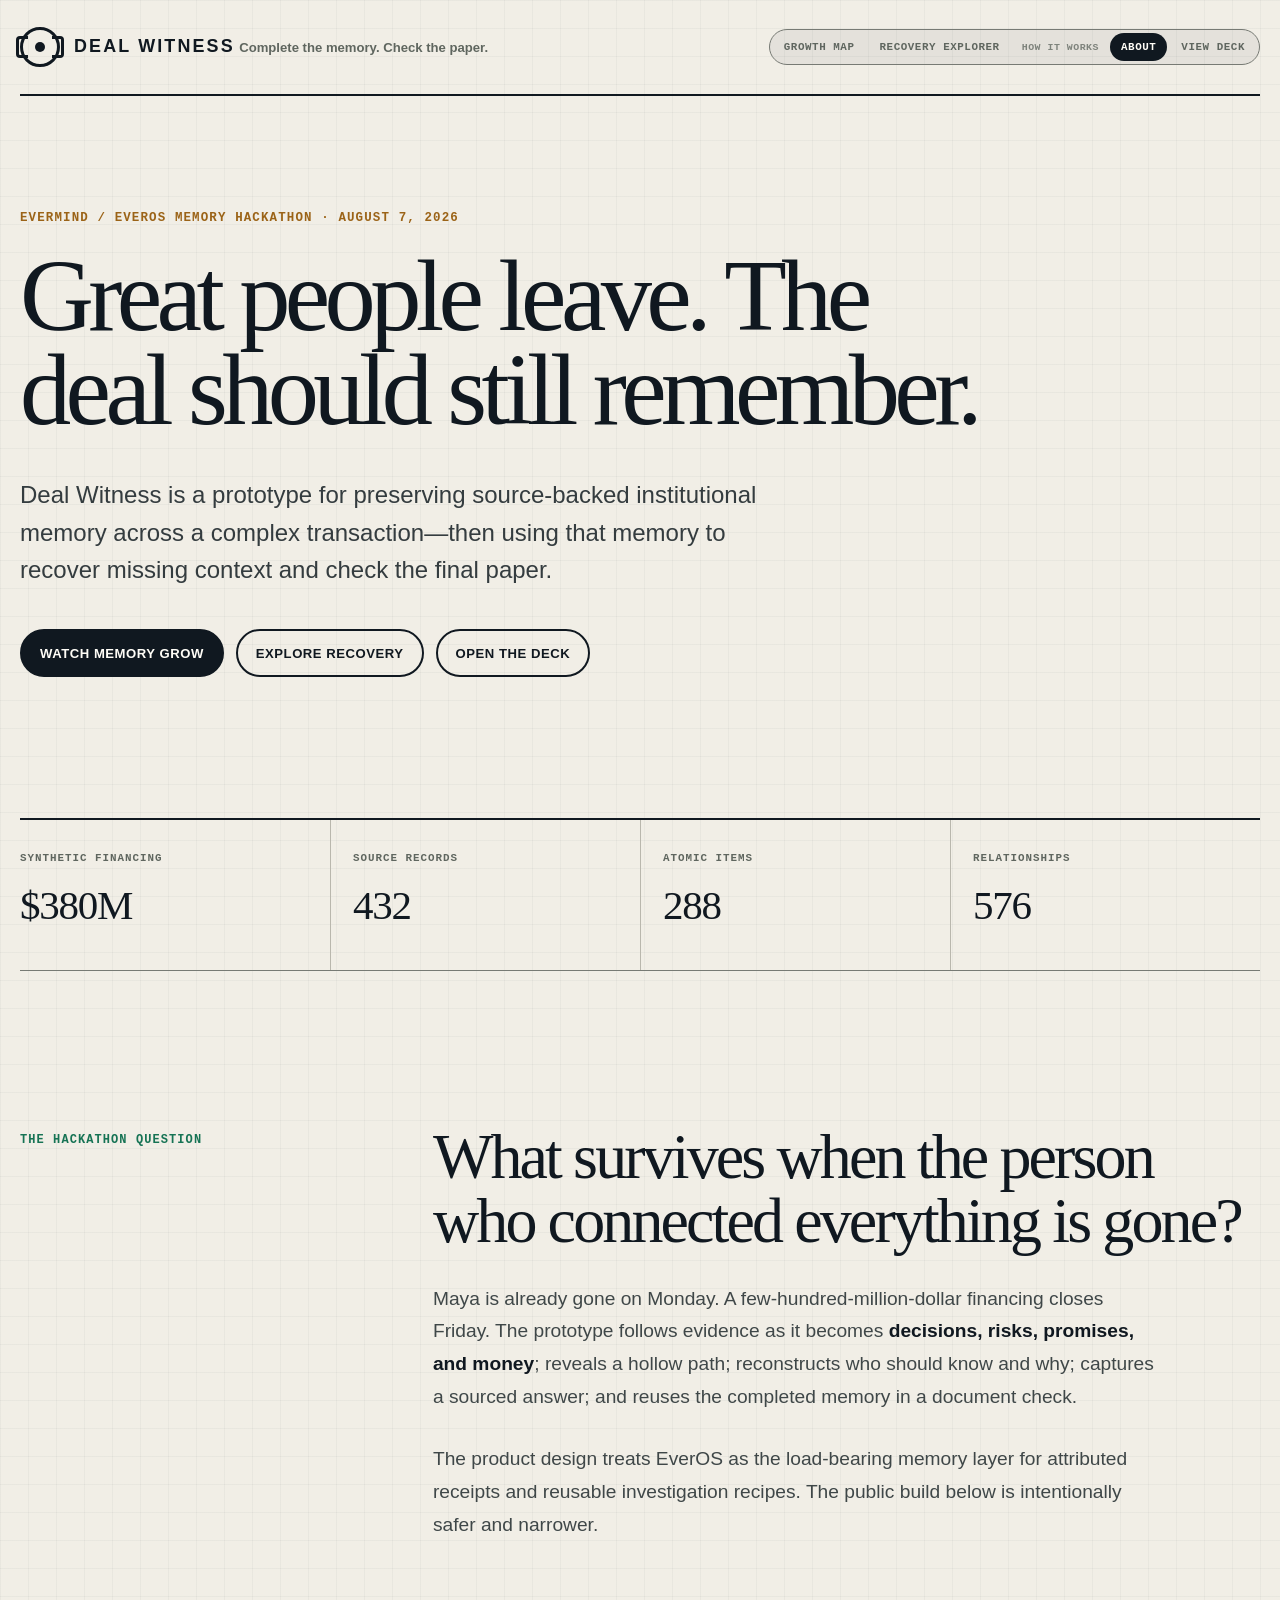
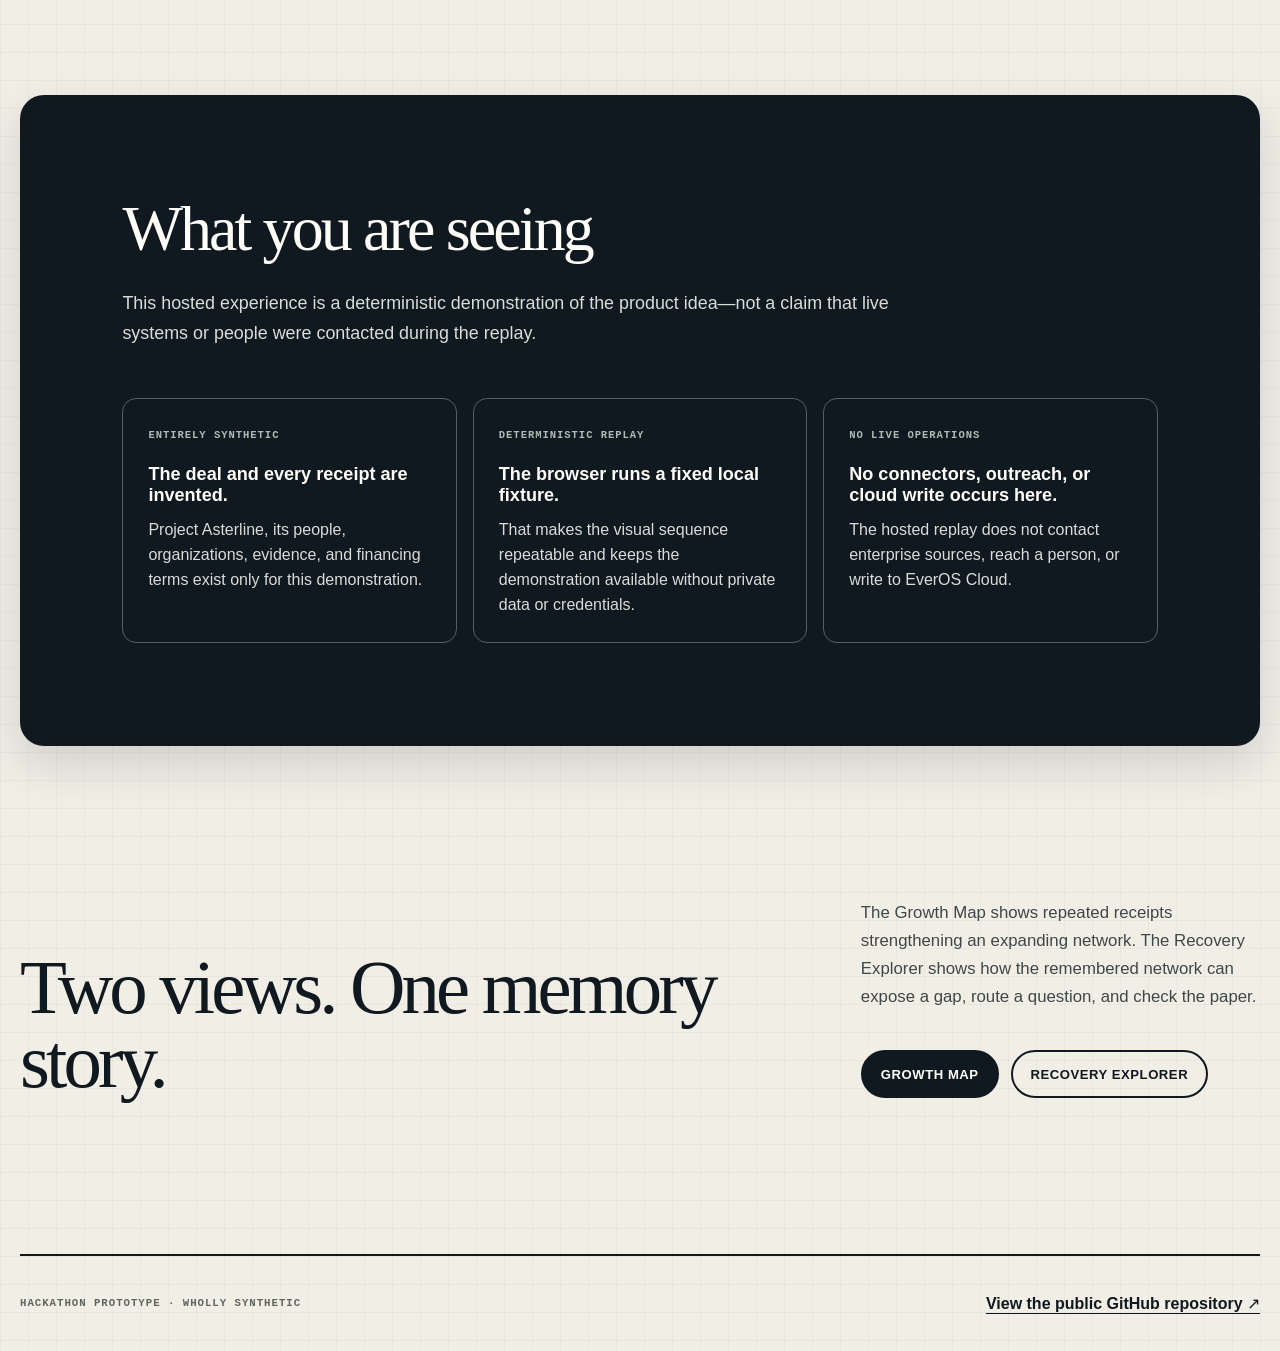
<file: frontend/about.html>
<!doctype html>
<html lang="en">
  <head>
    <meta charset="utf-8">
    <meta name="viewport" content="width=device-width, initial-scale=1">
    <meta name="description" content="About Deal Witness, an EverMind and EverOS memory-hackathon prototype built on August 7, 2026.">
    <meta name="theme-color" content="#f1eee6">
    <link rel="icon" href="data:,">
    <title>About the build · Deal Witness</title>
    <style>
      :root {
        --canvas: #f1eee6;
        --paper: #fffdf7;
        --ink: #101820;
        --muted: #5f665f;
        --rule: #b9b7ad;
        --rule-dark: #777a74;
        --navy: #17324a;
        --green: #167354;
        --amber: #9b6317;
        color-scheme: light;
        font-family: Inter, ui-sans-serif, -apple-system, BlinkMacSystemFont, "Segoe UI", sans-serif;
        font-synthesis: none;
      }

      * {
        box-sizing: border-box;
      }

      html {
        min-width: 320px;
        scroll-behavior: smooth;
      }

      body {
        min-width: 320px;
        min-height: 100vh;
        margin: 0;
        color: var(--ink);
        background:
          linear-gradient(rgba(16, 24, 32, 0.035) 1px, transparent 1px),
          linear-gradient(90deg, rgba(16, 24, 32, 0.035) 1px, transparent 1px),
          var(--canvas);
        background-size: 28px 28px;
      }

      a:focus-visible {
        outline: 4px solid #226ca2;
        outline-offset: 3px;
      }

      .skip-link {
        position: fixed;
        top: 12px;
        left: 12px;
        z-index: 10;
        padding: 11px 15px;
        color: var(--paper);
        background: var(--ink);
        border-radius: 8px;
        transform: translateY(-160%);
      }

      .skip-link:focus {
        transform: translateY(0);
      }

      .shell {
        width: min(1280px, calc(100% - 40px));
        margin: 0 auto;
      }

      .topbar {
        display: flex;
        align-items: center;
        justify-content: space-between;
        gap: 24px;
        min-height: 96px;
        border-bottom: 2px solid var(--ink);
      }

      .brand-lockup {
        display: flex;
        align-items: center;
        gap: 14px;
        min-width: 0;
        color: inherit;
        text-decoration: none;
      }

      .witness-mark {
        position: relative;
        display: grid;
        flex: 0 0 40px;
        width: 40px;
        height: 40px;
        place-items: center;
        border: 3px solid var(--ink);
        border-radius: 50%;
      }

      .witness-mark::before,
      .witness-mark::after {
        position: absolute;
        top: 50%;
        width: 9px;
        height: 16px;
        content: "";
        border-top: 3px solid var(--ink);
        border-bottom: 3px solid var(--ink);
        transform: translateY(-50%);
      }

      .witness-mark::before {
        left: -7px;
        border-left: 3px solid var(--ink);
        border-radius: 4px 0 0 4px;
      }

      .witness-mark::after {
        right: -7px;
        border-right: 3px solid var(--ink);
        border-radius: 0 4px 4px 0;
      }

      .witness-mark span {
        width: 10px;
        height: 10px;
        background: var(--ink);
        border-radius: 50%;
      }

      .brand-name,
      .brand-tagline {
        margin: 0;
      }

      .brand-name {
        font-size: 1.12rem;
        font-weight: 900;
        letter-spacing: 0.12em;
        line-height: 1;
        text-transform: uppercase;
      }

      .brand-tagline {
        margin-top: 5px;
        color: var(--muted);
        font-size: 0.82rem;
        font-weight: 650;
      }

      .view-switcher {
        display: flex;
        align-items: center;
        gap: 3px;
        padding: 3px;
        background: rgba(16, 24, 32, 0.06);
        border: 1px solid var(--rule-dark);
        border-radius: 999px;
        white-space: nowrap;
      }

      .view-switcher a {
        padding: 8px 11px;
        color: var(--muted);
        border-radius: 999px;
        font-family: ui-monospace, SFMono-Regular, Menlo, Monaco, Consolas, monospace;
        font-size: 0.68rem;
        font-weight: 900;
        letter-spacing: 0.05em;
        text-decoration: none;
        text-transform: uppercase;
      }

      .view-switcher a:hover,
      .view-switcher a:focus-visible {
        color: var(--ink);
      }

      .view-switcher a[aria-current="page"] {
        color: var(--paper);
        background: var(--ink);
      }

      .view-switcher .project-link {
        padding-inline: 8px;
        font-size: 0.62rem;
        opacity: 0.76;
      }

      .view-switcher .project-link:hover,
      .view-switcher .project-link:focus-visible {
        opacity: 1;
      }

      main {
        padding: clamp(70px, 9vw, 138px) 0 96px;
      }

      .eyebrow,
      .section-label,
      .stat span,
      .boundary-card span,
      .footer-note {
        font-family: ui-monospace, SFMono-Regular, Menlo, Monaco, Consolas, monospace;
        font-weight: 850;
        letter-spacing: 0.09em;
        text-transform: uppercase;
      }

      .eyebrow {
        margin: 0 0 24px;
        color: var(--amber);
        font-size: 0.78rem;
      }

      h1 {
        max-width: 980px;
        margin: 0;
        font-family: Georgia, "Times New Roman", serif;
        font-size: clamp(3.25rem, 8vw, 7.7rem);
        font-weight: 500;
        letter-spacing: -0.055em;
        line-height: 0.92;
      }

      .lede {
        max-width: 790px;
        margin: 38px 0 0;
        color: #343c3f;
        font-size: clamp(1.08rem, 2vw, 1.5rem);
        line-height: 1.58;
      }

      .actions {
        display: flex;
        flex-wrap: wrap;
        gap: 12px;
        margin-top: 40px;
      }

      .button {
        display: inline-flex;
        min-height: 48px;
        align-items: center;
        justify-content: center;
        padding: 12px 18px;
        color: var(--paper);
        background: var(--ink);
        border: 2px solid var(--ink);
        border-radius: 999px;
        font-size: 0.82rem;
        font-weight: 850;
        letter-spacing: 0.04em;
        text-decoration: none;
        text-transform: uppercase;
      }

      .button.secondary {
        color: var(--ink);
        background: transparent;
      }

      .button:hover {
        color: var(--ink);
        background: var(--paper);
      }

      .button.secondary:hover {
        color: var(--paper);
        background: var(--ink);
      }

      .stats {
        display: grid;
        grid-template-columns: repeat(4, minmax(0, 1fr));
        margin-top: clamp(80px, 11vw, 150px);
        border-top: 2px solid var(--ink);
        border-bottom: 1px solid var(--rule-dark);
      }

      .stat {
        min-height: 150px;
        padding: 27px 22px 24px 0;
      }

      .stat + .stat {
        padding-left: 22px;
        border-left: 1px solid var(--rule);
      }

      .stat strong {
        display: block;
        margin-top: 16px;
        font-family: Georgia, "Times New Roman", serif;
        font-size: clamp(1.75rem, 3.2vw, 3.1rem);
        font-weight: 500;
        letter-spacing: -0.03em;
      }

      .stat span {
        color: var(--muted);
        font-size: 0.68rem;
      }

      .story {
        display: grid;
        grid-template-columns: minmax(220px, 0.36fr) minmax(0, 1fr);
        gap: clamp(50px, 9vw, 140px);
        padding: clamp(88px, 12vw, 170px) 0;
      }

      .section-label {
        margin: 8px 0 0;
        color: var(--green);
        font-size: 0.75rem;
      }

      .story-copy h2,
      .boundary h2 {
        margin: 0;
        font-family: Georgia, "Times New Roman", serif;
        font-size: clamp(2.2rem, 5vw, 4.8rem);
        font-weight: 500;
        letter-spacing: -0.045em;
        line-height: 1;
      }

      .story-copy p {
        max-width: 730px;
        margin: 30px 0 0;
        color: #3f4748;
        font-size: clamp(1rem, 1.5vw, 1.22rem);
        line-height: 1.7;
      }

      .story-copy strong {
        color: var(--ink);
      }

      .boundary {
        padding: clamp(65px, 8vw, 110px);
        background: var(--ink);
        border-radius: 24px;
        color: var(--paper);
        box-shadow: 0 18px 45px rgba(16, 24, 32, 0.14);
      }

      .boundary > p {
        max-width: 780px;
        margin: 28px 0 0;
        color: #d8ddd8;
        font-size: 1.12rem;
        line-height: 1.65;
      }

      .boundary-grid {
        display: grid;
        grid-template-columns: repeat(3, minmax(0, 1fr));
        gap: 16px;
        margin-top: 50px;
      }

      .boundary-card {
        min-height: 200px;
        padding: 25px;
        border: 1px solid rgba(255, 253, 247, 0.3);
        border-radius: 14px;
      }

      .boundary-card span {
        color: #aebbb5;
        font-size: 0.66rem;
      }

      .boundary-card h3 {
        margin: 22px 0 0;
        font-size: 1.13rem;
      }

      .boundary-card p {
        margin: 12px 0 0;
        color: #d8ddd8;
        line-height: 1.55;
      }

      .explore {
        display: grid;
        grid-template-columns: minmax(0, 1fr) minmax(260px, 0.55fr);
        gap: clamp(40px, 9vw, 130px);
        align-items: end;
        padding: clamp(100px, 12vw, 170px) 0 60px;
      }

      .explore h2 {
        margin: 0;
        font-family: Georgia, "Times New Roman", serif;
        font-size: clamp(2.6rem, 6vw, 6.2rem);
        font-weight: 500;
        letter-spacing: -0.05em;
        line-height: 0.96;
      }

      .explore-copy p {
        margin: 0 0 26px;
        color: #3f4748;
        font-size: 1.05rem;
        line-height: 1.65;
      }

      footer {
        display: flex;
        align-items: center;
        justify-content: space-between;
        gap: 24px;
        min-height: 96px;
        border-top: 2px solid var(--ink);
      }

      footer a {
        color: var(--ink);
        font-weight: 750;
        text-underline-offset: 4px;
      }

      .footer-note {
        margin: 0;
        color: var(--muted);
        font-size: 0.67rem;
      }

      @media (max-width: 850px) {
        .topbar {
          align-items: flex-start;
          flex-direction: column;
          padding: 22px 0;
        }

        .view-switcher {
          max-width: 100%;
          overflow-x: auto;
        }

        .stats,
        .boundary-grid {
          grid-template-columns: repeat(2, minmax(0, 1fr));
        }

        .stat:nth-child(3) {
          padding-left: 0;
          border-left: 0;
          border-top: 1px solid var(--rule);
        }

        .stat:nth-child(4) {
          border-top: 1px solid var(--rule);
        }

        .story,
        .explore {
          grid-template-columns: 1fr;
        }

        .boundary {
          padding: 55px 30px;
        }
      }

      @media (max-width: 560px) {
        .shell {
          width: min(100% - 24px, 1280px);
        }

        .view-switcher {
          width: 100%;
          gap: 1px;
          justify-content: flex-start;
          overflow-x: auto;
          scrollbar-width: thin;
        }

        .view-switcher a {
          padding: 7px 6px;
          font-size: 0.58rem;
          letter-spacing: 0.02em;
        }

        h1 {
          font-size: clamp(3rem, 17vw, 5rem);
        }

        .stats,
        .boundary-grid {
          grid-template-columns: 1fr;
        }

        .stat,
        .stat + .stat,
        .stat:nth-child(3) {
          min-height: 120px;
          padding: 24px 0;
          border-top: 1px solid var(--rule);
          border-left: 0;
        }

        .stats .stat:first-child {
          border-top: 0;
        }

        footer {
          align-items: flex-start;
          flex-direction: column;
          justify-content: center;
          padding: 28px 0;
        }
      }
    </style>
  </head>
  <body>
    <a class="skip-link" href="#content">Skip to the story</a>

    <header class="shell topbar">
      <a class="brand-lockup" href="./" aria-label="Deal Witness growth map">
        <span class="witness-mark" aria-hidden="true"><span></span></span>
        <span>
          <span class="brand-name">Deal Witness</span>
          <span class="brand-tagline">Complete the memory. Check the paper.</span>
        </span>
      </a>

      <nav class="view-switcher" aria-label="Choose Deal Witness view">
        <a href="./">Growth map</a>
        <a href="./explorer.html">Recovery explorer</a>
        <a class="project-link" href="./guide.html">How it works</a>
        <a href="./about.html" aria-current="page">About</a>
        <a href="./assets/deal-witness-hackathon-deck.pdf" target="_blank" rel="noopener">View deck</a>
      </nav>
    </header>

    <main class="shell" id="content">
      <section aria-labelledby="page-title">
        <p class="eyebrow">EverMind / EverOS memory hackathon · August 7, 2026</p>
        <h1 id="page-title">Great people leave. The deal should still remember.</h1>
        <p class="lede">
          Deal Witness is a prototype for preserving source-backed institutional memory across a complex transaction—then using that memory to recover missing context and check the final paper.
        </p>
        <div class="actions" aria-label="Explore Deal Witness">
          <a class="button" href="./">Watch memory grow</a>
          <a class="button secondary" href="./explorer.html">Explore recovery</a>
          <a class="button secondary" href="./assets/deal-witness-hackathon-deck.pdf" target="_blank" rel="noopener">Open the deck</a>
        </div>
      </section>

      <section class="stats" aria-label="Synthetic demonstration scale">
        <div class="stat"><span>Synthetic financing</span><strong>$380M</strong></div>
        <div class="stat"><span>Source records</span><strong>432</strong></div>
        <div class="stat"><span>Atomic items</span><strong>288</strong></div>
        <div class="stat"><span>Relationships</span><strong>576</strong></div>
      </section>

      <section class="story" aria-labelledby="build-story">
        <p class="section-label">The hackathon question</p>
        <div class="story-copy">
          <h2 id="build-story">What survives when the person who connected everything is gone?</h2>
          <p>
            Maya is already gone on Monday. A few-hundred-million-dollar financing closes Friday. The prototype follows evidence as it becomes <strong>decisions, risks, promises, and money</strong>; reveals a hollow path; reconstructs who should know and why; captures a sourced answer; and reuses the completed memory in a document check.
          </p>
          <p>
            The product design treats EverOS as the load-bearing memory layer for attributed receipts and reusable investigation recipes. The public build below is intentionally safer and narrower.
          </p>
        </div>
      </section>

      <section class="boundary" aria-labelledby="boundary-title">
        <h2 id="boundary-title">What you are seeing</h2>
        <p>
          This hosted experience is a deterministic demonstration of the product idea—not a claim that live systems or people were contacted during the replay.
        </p>
        <div class="boundary-grid">
          <article class="boundary-card">
            <span>Entirely synthetic</span>
            <h3>The deal and every receipt are invented.</h3>
            <p>Project Asterline, its people, organizations, evidence, and financing terms exist only for this demonstration.</p>
          </article>
          <article class="boundary-card">
            <span>Deterministic replay</span>
            <h3>The browser runs a fixed local fixture.</h3>
            <p>That makes the visual sequence repeatable and keeps the demonstration available without private data or credentials.</p>
          </article>
          <article class="boundary-card">
            <span>No live operations</span>
            <h3>No connectors, outreach, or cloud write occurs here.</h3>
            <p>The hosted replay does not contact enterprise sources, reach a person, or write to EverOS Cloud.</p>
          </article>
        </div>
      </section>

      <section class="explore" aria-labelledby="explore-title">
        <h2 id="explore-title">Two views. One memory story.</h2>
        <div class="explore-copy">
          <p>The Growth Map shows repeated receipts strengthening an expanding network. The Recovery Explorer shows how the remembered network can expose a gap, route a question, and check the paper.</p>
          <div class="actions">
            <a class="button" href="./">Growth map</a>
            <a class="button secondary" href="./explorer.html">Recovery explorer</a>
          </div>
        </div>
      </section>
    </main>

    <footer class="shell">
      <p class="footer-note">Hackathon prototype · Wholly synthetic</p>
      <a href="https://github.com/jymiller/deal-witness" target="_blank" rel="noreferrer">View the public GitHub repository ↗</a>
    </footer>
  </body>
</html>
</file>
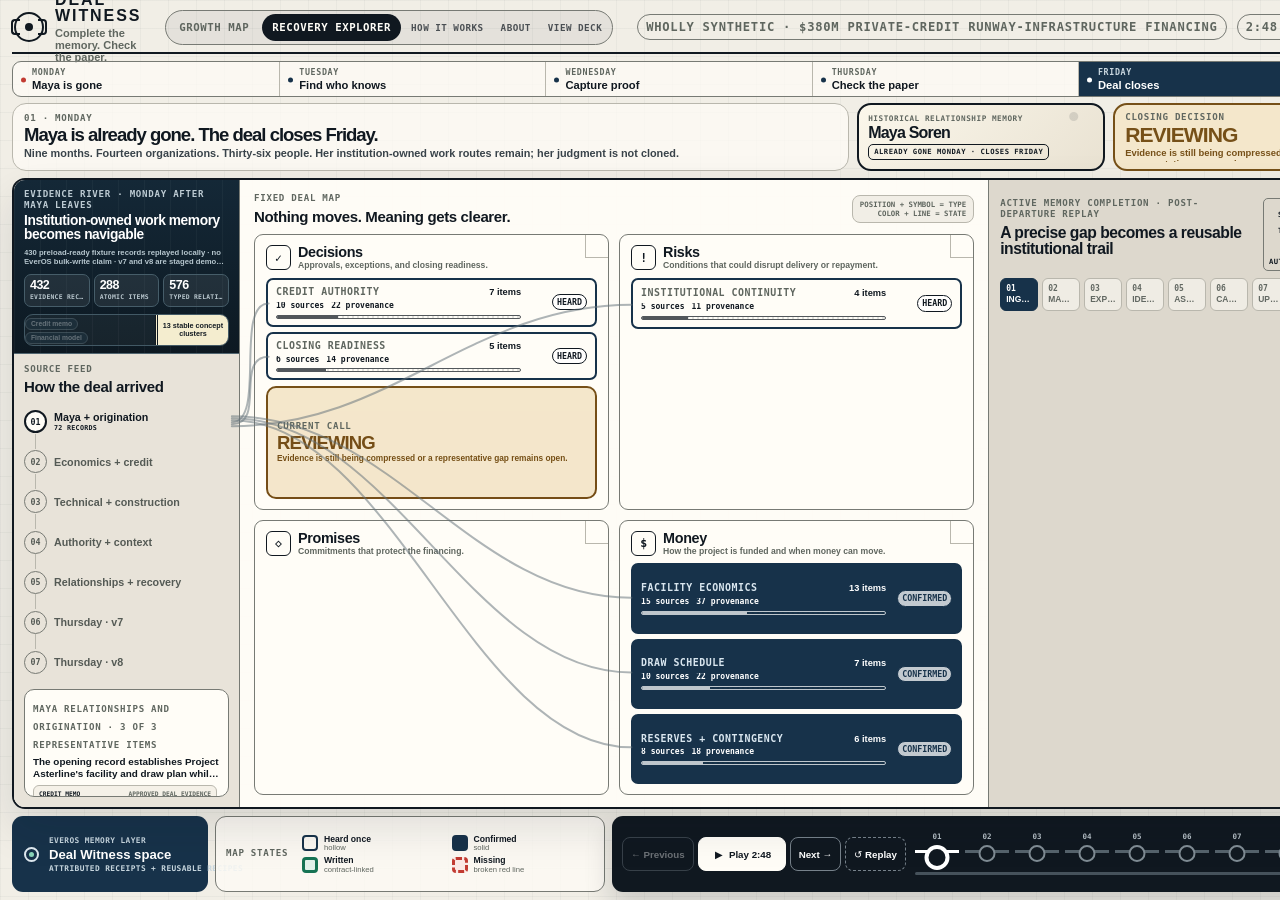
<file: frontend/explorer.html>
<!doctype html>
<html lang="en" data-fixture-url="./fixtures/deal-witness.json">
  <head>
    <meta charset="utf-8">
    <meta name="viewport" content="width=device-width, initial-scale=1">
    <meta name="description" content="Loading the local Deal Witness fixture.">
    <meta name="theme-color" content="#f1eee6">
    <link rel="icon" href="data:,">
    <title>Deal Witness · Loading local fixture</title>
    <link rel="stylesheet" href="./styles.css">
    <style>
      .view-switcher .project-link {
        padding-inline: 7px;
        color: var(--ink);
        font-size: 0.58rem;
        opacity: 0.72;
      }

      .view-switcher .project-link:hover,
      .view-switcher .project-link:focus-visible {
        opacity: 1;
      }

      @media (max-width: 560px) {
        .view-switcher {
          width: 100%;
          max-width: 100%;
          overflow-x: auto;
          scrollbar-width: thin;
        }
      }
    </style>
    <script src="./app.js" defer></script>
  </head>
  <body>
    <a class="skip-link" href="#deal-map">Skip to the deal map</a>

    <main class="app-shell" id="app" aria-busy="true">
      <header class="topbar">
        <div class="brand-lockup" aria-label="Deal Witness">
          <span class="witness-mark" aria-hidden="true"><span></span></span>
          <div>
            <p class="brand-name" id="product-name">Deal Witness</p>
            <p class="brand-tagline" id="product-tagline">Loading fixture-owned product copy…</p>
          </div>
        </div>

        <nav class="view-switcher" aria-label="Choose Deal Witness view">
          <a href="./">Growth map</a>
          <a href="./explorer.html" aria-current="page">Recovery explorer</a>
          <a class="project-link" href="./guide.html">How it works</a>
          <a class="project-link" href="./about.html">About</a>
          <a class="project-link" href="./assets/deal-witness-hackathon-deck.pdf">View deck</a>
        </nav>

        <div class="session-meta">
          <span class="synthetic-label" id="data-label">Loading synthetic fixture…</span>
          <span class="replay-length"><span id="replay-duration">—:—</span> replay</span>
        </div>
      </header>

      <section class="story-bar" aria-labelledby="step-title">
        <ol class="week-stakes" id="week-stakes" aria-label="Loading fixture-owned deal timeline"></ol>

        <div class="story-copy">
          <p class="step-eyebrow" id="step-eyebrow">Loading the witness…</p>
          <h1 id="step-title">Preparing the fixed deal map</h1>
          <p class="step-narration" id="step-narration">The story will appear from a local, replaceable fixture.</p>
        </div>

        <aside class="connector-block" id="connector-block" aria-labelledby="connector-name">
          <span class="connector-label" id="connector-label">Historical provenance</span>
          <strong class="connector-name" id="connector-name">Loading historical navigator…</strong>
          <span class="connector-deadline" id="connector-deadline">Loading recorded departure…</span>
          <p class="connector-role" id="connector-role">Loading historical role…</p>
          <p class="connector-status" id="connector-status">Preparing retained source relationships.</p>
          <p class="connector-boundary" id="connector-boundary">No active contact is loaded from the document.</p>
        </aside>

        <div class="decision-block" id="decision-block" data-decision="reviewing">
          <span class="decision-label">Closing decision</span>
          <strong class="decision-value" id="decision-value">REVIEWING</strong>
          <span class="decision-reason" id="decision-reason">Gathering the remembered deal</span>
        </div>
      </section>

      <section class="stage" id="stage" aria-label="Deal Witness presentation">
        <svg class="connection-layer" id="connection-layer" aria-hidden="true"></svg>

        <aside class="evidence-column" aria-label="Evidence River and source feed">
          <section class="evidence-river" id="evidence-river" data-mode="loading" aria-labelledby="river-title">
            <header class="river-header">
              <div>
                <p class="section-kicker" id="river-kicker">Evidence River</p>
                <h2 id="river-title">Loading the evidence scale…</h2>
              </div>
              <p class="river-truth" id="river-truth">Preparing truthful load metadata.</p>
            </header>
            <div class="river-metrics" id="river-metrics" aria-label="Evidence scale"></div>
            <div class="river-flow">
              <div class="river-stream" id="river-stream" aria-hidden="true"></div>
              <div class="compression-gate" id="compression-gate">
                <span id="compression-label">Compress</span>
                <strong id="compression-output">— clusters</strong>
              </div>
            </div>
          </section>

          <nav class="source-rail" aria-labelledby="source-rail-title">
            <div class="rail-heading">
              <p class="section-kicker">Source feed</p>
              <h2 id="source-rail-title">How the deal arrived</h2>
            </div>
            <ol class="source-list" id="source-list"></ol>
            <section class="source-quote" id="source-quote" aria-labelledby="source-quote-label">
              <span class="quote-label" id="source-quote-label">Now reviewing</span>
              <p id="source-summary">Loading source…</p>
              <ul class="evidence-list" id="evidence-list" aria-label="Evidence in the current source bundle"></ul>
            </section>
          </nav>
        </aside>

        <section class="map-panel" id="deal-map" aria-labelledby="map-title" tabindex="-1">
          <header class="panel-heading">
            <div>
              <p class="section-kicker">Fixed Deal Map</p>
              <h2 id="map-title">Nothing moves. Meaning gets clearer.</h2>
            </div>
            <p class="map-rule">Position + symbol = type<br>Color + line = state</p>
          </header>

          <div class="deal-map-grid" id="deal-map-grid"></div>
        </section>

        <aside class="right-rail" aria-label="Investigation, memory completion, and document check">
          <div class="right-context" aria-label="Representative deal-map context">
            <aside class="example-drawer" id="example-drawer" aria-hidden="true" aria-labelledby="example-title" tabindex="-1">
              <div class="example-drawer-heading">
                <div>
                  <span class="example-kicker" id="example-kicker">Representative drill-down</span>
                  <h3 id="example-title">Open one example</h3>
                </div>
                <span class="example-scale" id="example-scale">One of hundreds</span>
              </div>
              <p class="example-value" id="example-value">Choose a visible cluster to inspect a representative item.</p>
              <p class="example-plain" id="example-plain"></p>
              <div class="example-provenance" id="example-provenance"></div>
            </aside>

            <aside class="teaching-card" id="teaching-card" aria-hidden="true">
              <span class="teaching-mark" aria-hidden="true">Plain English</span>
              <p id="teaching-line"></p>
            </aside>
          </div>

          <div class="right-mode-panels">
            <aside class="completion-shell" id="completion-shell" aria-labelledby="completion-title">
              <header class="completion-header">
                <div>
                  <p class="section-kicker" id="completion-kicker">Memory completion loop</p>
                  <h2 id="completion-title">Loading the investigation replay…</h2>
                </div>
                <span class="completion-mode" id="completion-mode">Loading fixture mode…</span>
              </header>

              <section class="knowledge-panel" id="knowledge-panel" aria-labelledby="knowledge-title" aria-hidden="true">
                <header class="knowledge-header">
                  <div>
                    <p class="section-kicker" id="knowledge-kicker">Who Knows What</p>
                    <h3 id="knowledge-title">Loading ranked expertise…</h3>
                  </div>
                  <span class="knowledge-state" id="knowledge-state">Historical routes only</span>
                </header>
                <p class="knowledge-summary" id="knowledge-summary"></p>
                <ul class="capability-legend" id="capability-legend" aria-label="Contact capability types"></ul>
                <ol class="contact-ranking" id="contact-ranking" aria-label="Ranked source-backed contacts"></ol>
                <p class="knowledge-history" id="knowledge-history"></p>
                <p class="memory-target" id="memory-target"></p>
              </section>

              <section class="simulation-call" id="simulation-call" aria-labelledby="simulation-title" aria-hidden="true">
                <header>
                  <div>
                    <span class="simulation-label" id="simulation-label">Prepared simulation</span>
                    <h3 id="simulation-title">Recovery call</h3>
                  </div>
                  <span class="simulation-authority" id="simulation-authority">Transcript is the authority</span>
                </header>
                <div class="simulation-controls" role="group" aria-label="Optional prepared-call audio">
                  <button class="simulation-button" id="simulation-play" type="button" aria-pressed="false">Play prepared call</button>
                  <button class="simulation-button" id="simulation-mute" type="button" aria-pressed="false">Mute</button>
                  <button class="simulation-button" id="simulation-skip" type="button">Skip audio</button>
                </div>
                <p class="simulation-fallback" id="simulation-fallback">Audio is optional. The transcript remains visible.</p>
                <p class="simulation-status" id="simulation-status" role="status" aria-live="polite">Audio idle.</p>
              </section>

              <ol class="loop-stages" id="loop-stages" aria-label="Memory completion stages"></ol>
              <div class="completion-transcript" id="completion-transcript" role="log" aria-label="Authoritative prepared-call transcript"></div>
              <aside class="memory-receipt" id="memory-receipt" aria-hidden="true">
                <span id="receipt-label">Memory receipt</span>
                <strong id="receipt-title">Waiting for substantive evidence</strong>
                <ul id="receipt-items"></ul>
                <p id="receipt-recipe"></p>
              </aside>
            </aside>

            <aside class="contract-shell" id="contract-shell" aria-labelledby="contract-title" aria-hidden="true">
              <div class="contract-paper" id="contract-paper">
                <header class="paper-header">
                  <div>
                    <p class="paper-overline" id="paper-overline">Closing agreement</p>
                    <h2 id="contract-title">Waiting for paper</h2>
                  </div>
                  <span class="paper-revision" id="paper-revision">—</span>
                </header>

                <div class="paper-rule"></div>
                <ol class="clause-list" id="clause-list"></ol>

                <footer class="paper-footer">
                  <span id="paper-footer-left">Closing review copy</span>
                  <span id="paper-footer-right">Synthetic</span>
                </footer>
              </div>

              <div class="draft-callout" id="draft-callout">
                <strong id="callout-title">Paper not yet open</strong>
                <p id="callout-body">The contract appears after the source record is reviewed.</p>
              </div>
            </aside>
          </div>
        </aside>
      </section>

      <footer class="bottom-state-rail">
        <div class="everos-state" aria-label="EverOS memory state">
          <span class="everos-state-dot" aria-hidden="true"></span>
          <div>
            <span>EverOS memory layer</span>
            <strong>Deal Witness space</strong>
            <small>Attributed receipts + reusable recipes</small>
          </div>
        </div>

        <section class="legend" aria-labelledby="legend-title">
          <div class="legend-intro">
            <p class="section-kicker" id="legend-title">Map states</p>
            <p>No finance background needed.</p>
          </div>
          <ul class="legend-list">
            <li><span class="legend-swatch heard" aria-hidden="true"></span><strong>Heard once</strong><span>hollow</span></li>
            <li><span class="legend-swatch confirmed" aria-hidden="true"></span><strong>Confirmed</strong><span>solid</span></li>
            <li><span class="legend-swatch written" aria-hidden="true"></span><strong>Written</strong><span>contract-linked</span></li>
            <li><span class="legend-swatch missing" aria-hidden="true"></span><strong>Missing</strong><span>broken red line</span></li>
          </ul>
        </section>

        <section class="presenter-controls" aria-label="Presenter controls">
          <div class="control-buttons">
            <button class="control-button secondary" id="previous-button" type="button">
              <span aria-hidden="true">←</span> Previous
            </button>
            <button class="control-button play" id="play-button" type="button" aria-pressed="false">
              <span class="play-icon" aria-hidden="true">▶</span>
              <span id="play-label">Play replay</span>
            </button>
            <button class="control-button secondary" id="next-button" type="button">
              Next <span aria-hidden="true">→</span>
            </button>
            <button class="control-button replay" id="replay-button" type="button">
              <span aria-hidden="true">↺</span> Replay
            </button>
          </div>

          <div class="step-track-wrap">
            <div class="step-track" id="step-track" aria-label="Presentation steps"></div>
            <div class="auto-meter" aria-hidden="true"><span id="auto-meter-fill"></span></div>
          </div>

          <p class="keyboard-hint">
            <kbd>←</kbd><kbd>→</kbd> step
            <span aria-hidden="true">·</span>
            <kbd>Space</kbd> play/pause
            <span aria-hidden="true">·</span>
            <kbd>R</kbd> replay
          </p>
        </section>
      </footer>

      <div class="sr-only" id="live-status" role="status" aria-live="polite" aria-atomic="true"></div>

      <section class="error-panel" id="error-panel" role="alert" hidden>
        <p class="section-kicker">Fixture could not load</p>
        <h2>The deal map is unavailable.</h2>
        <p id="error-message">Start the local server and refresh this page.</p>
      </section>
    </main>

    <noscript>
      <div class="noscript-message">Deal Witness needs JavaScript to step through the synthetic closing review.</div>
    </noscript>
  </body>
</html>
</file>
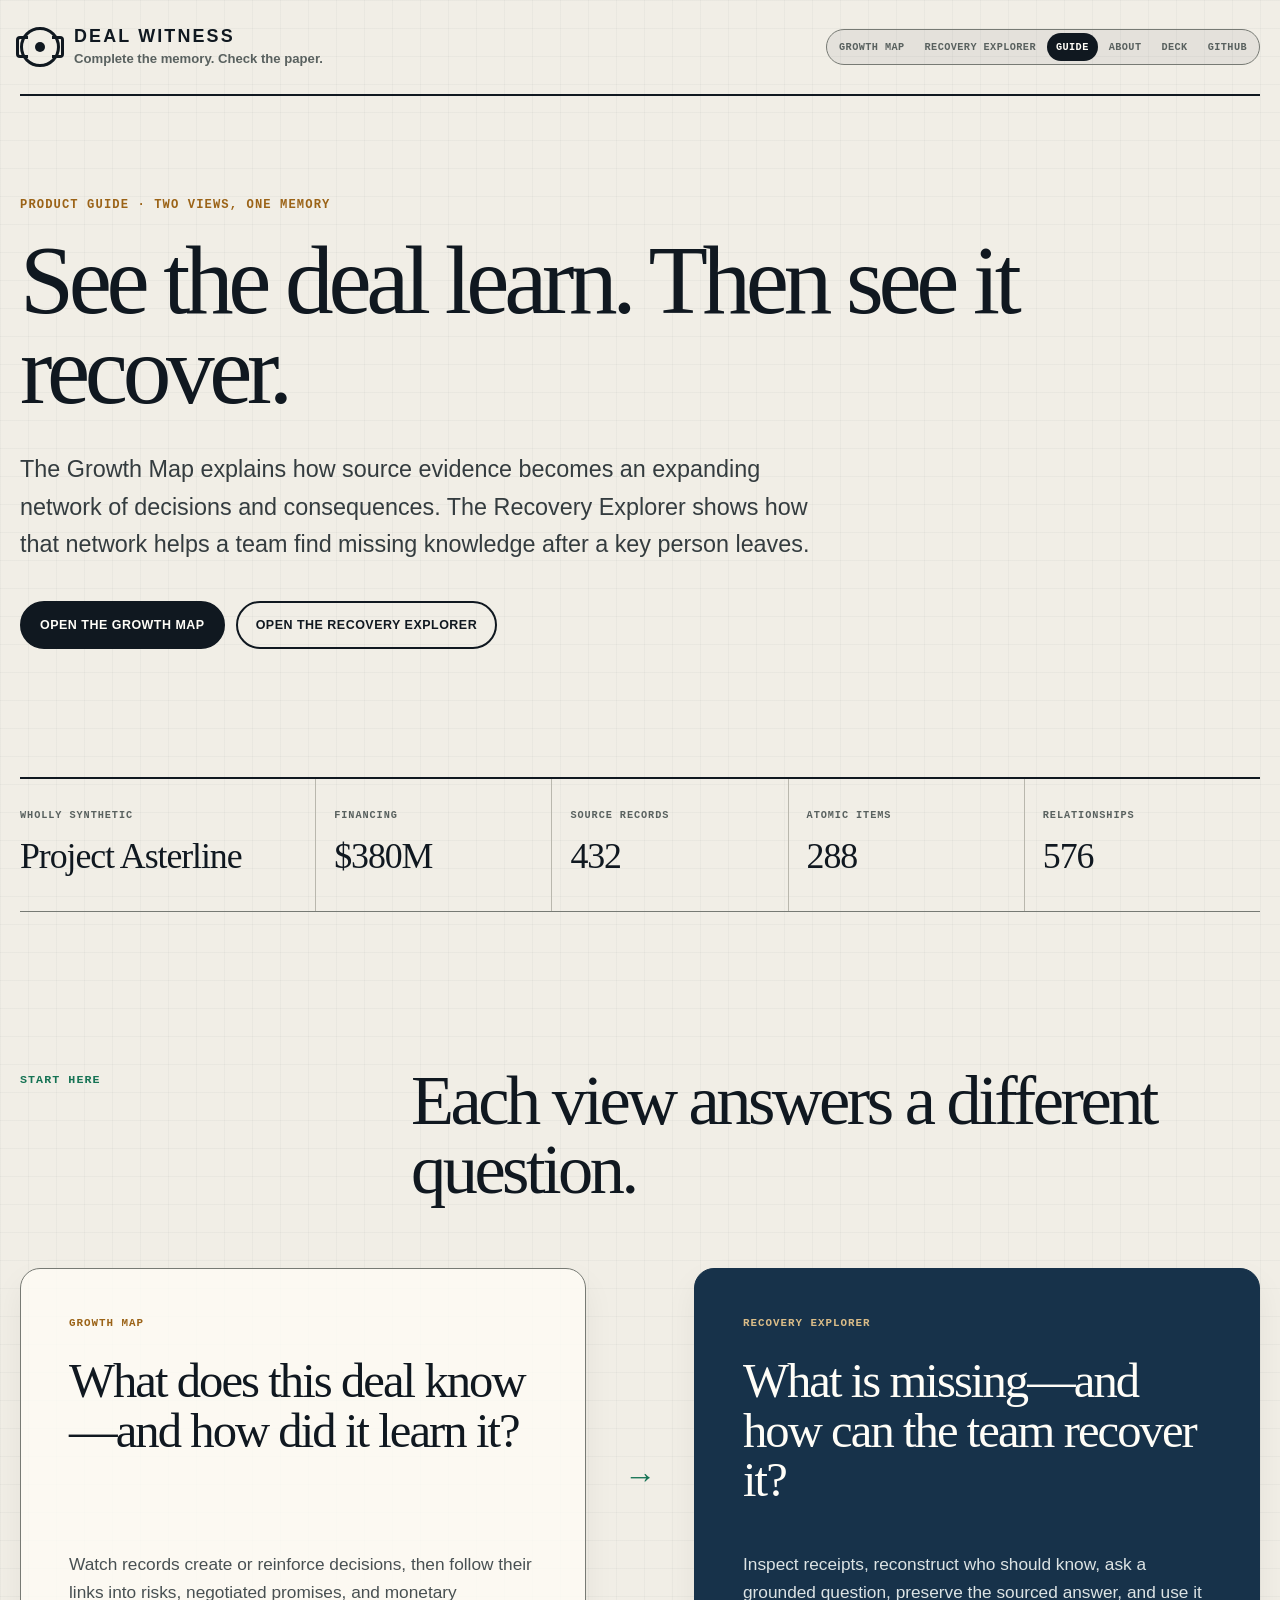
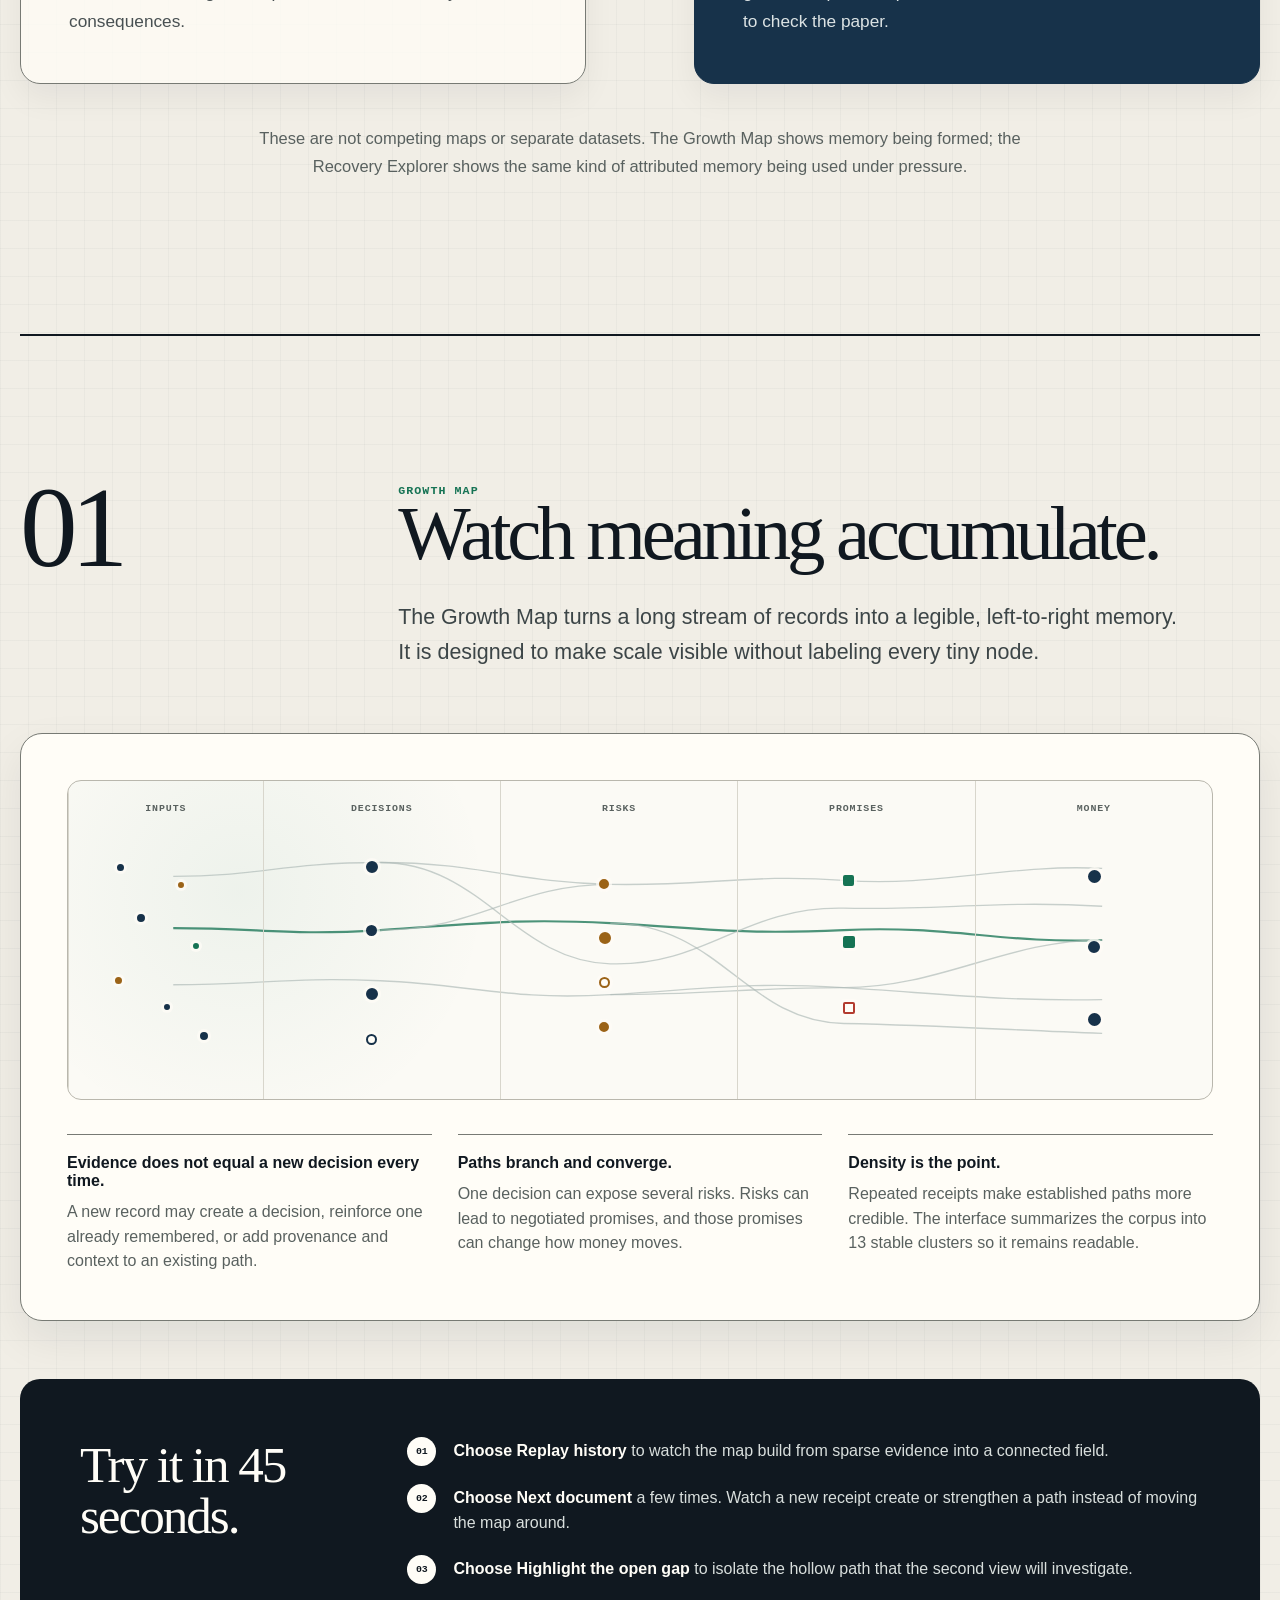
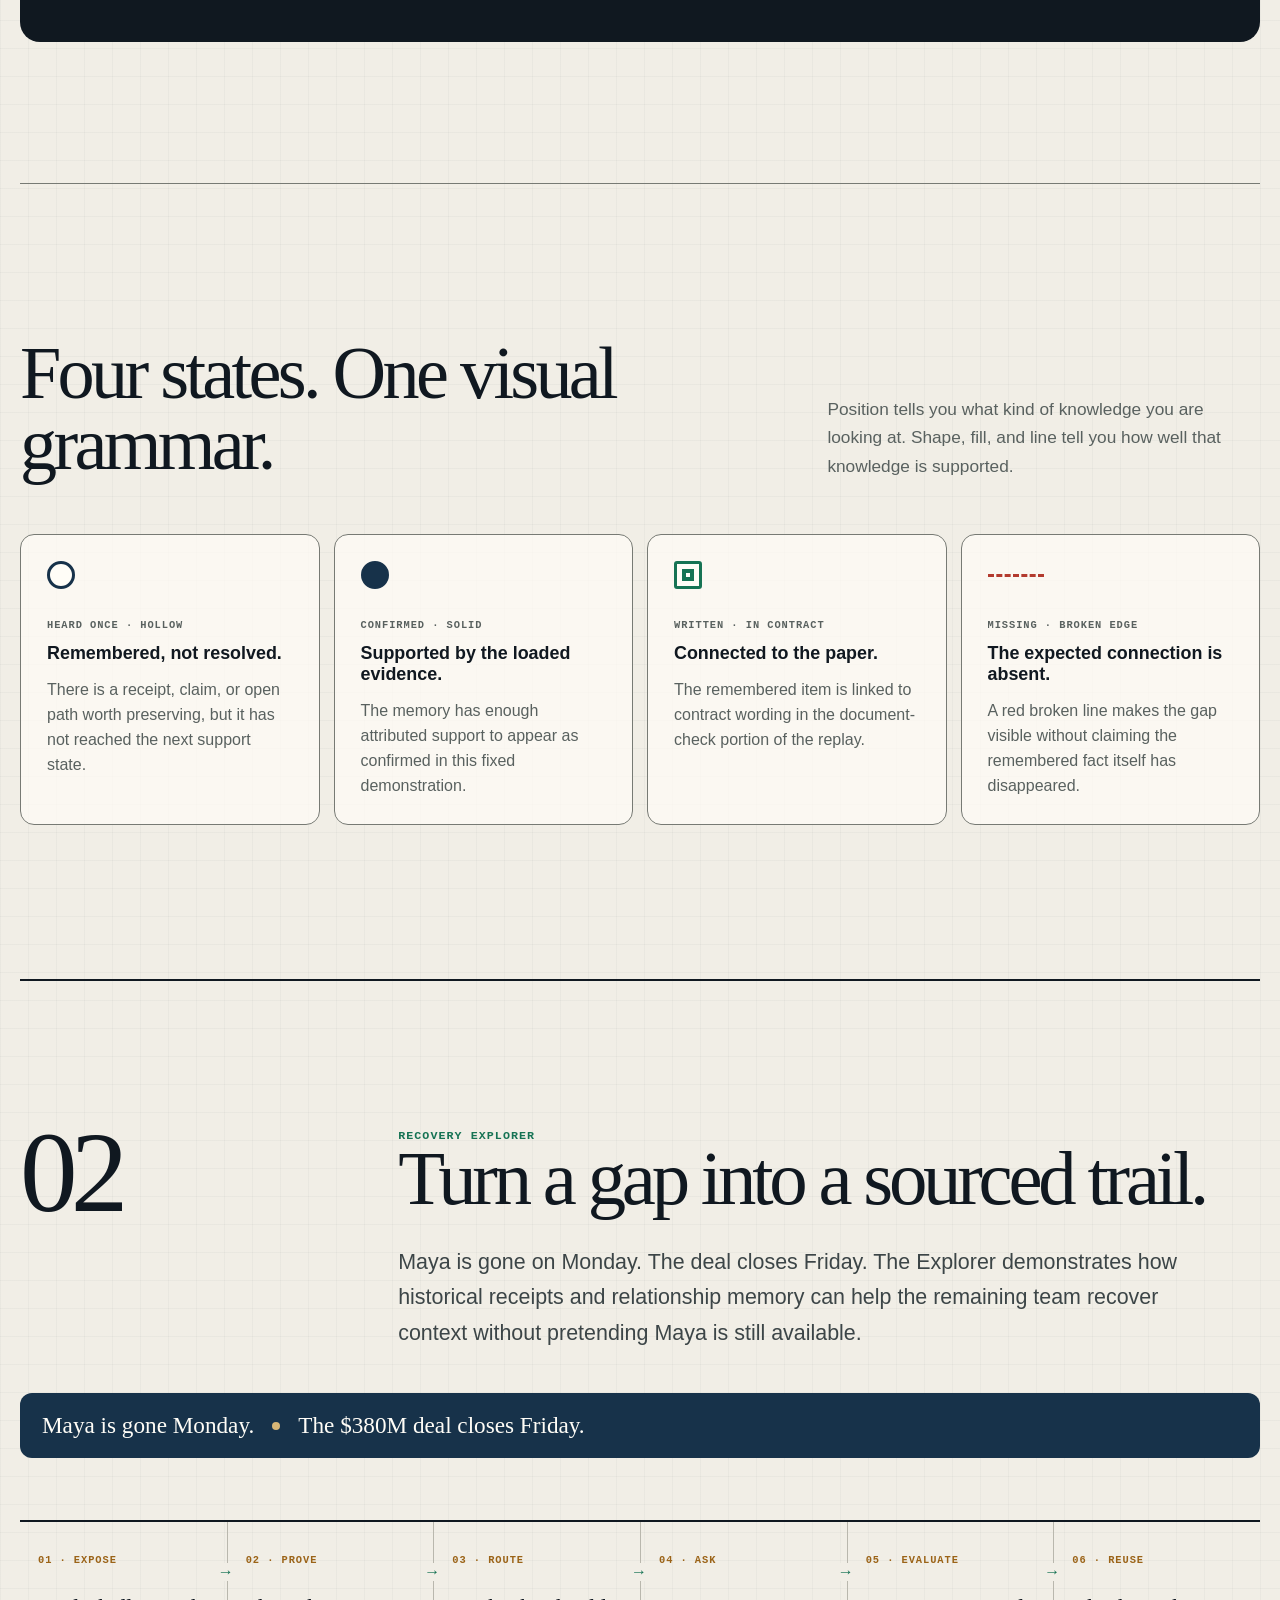
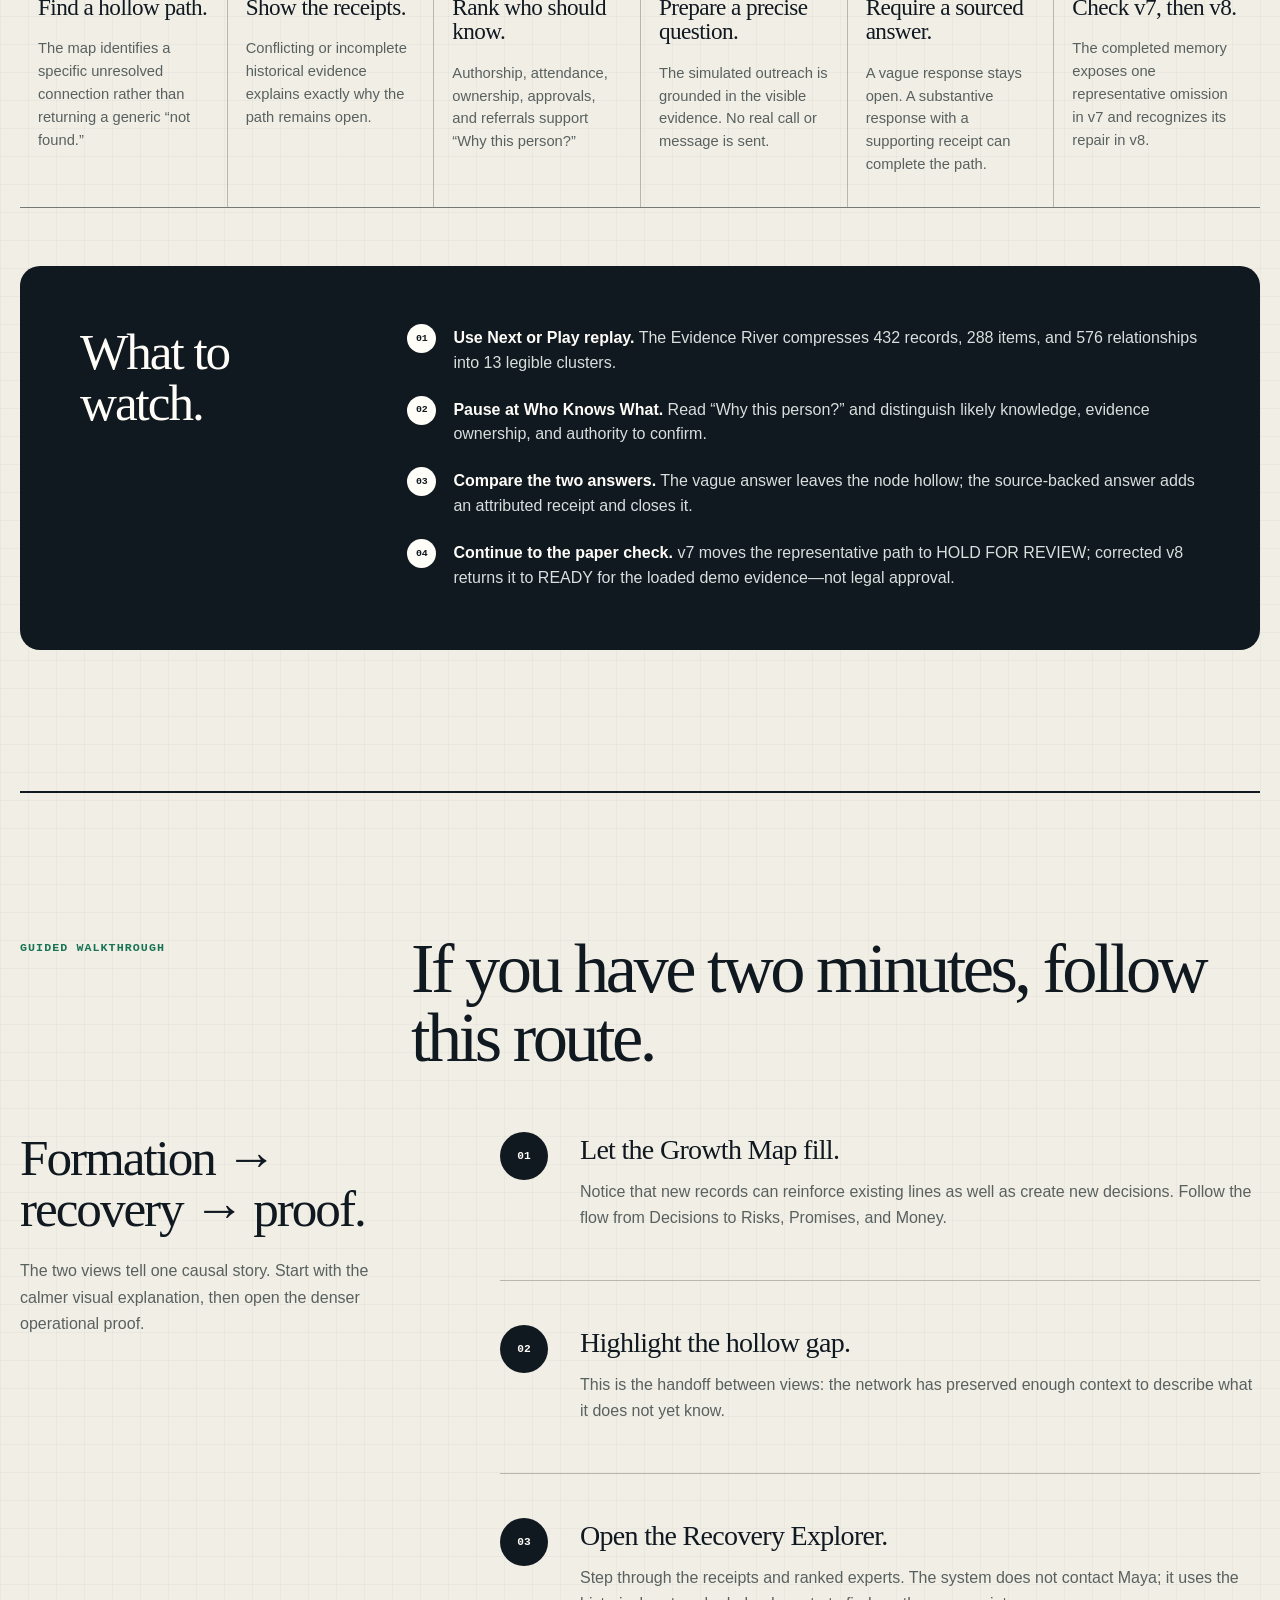
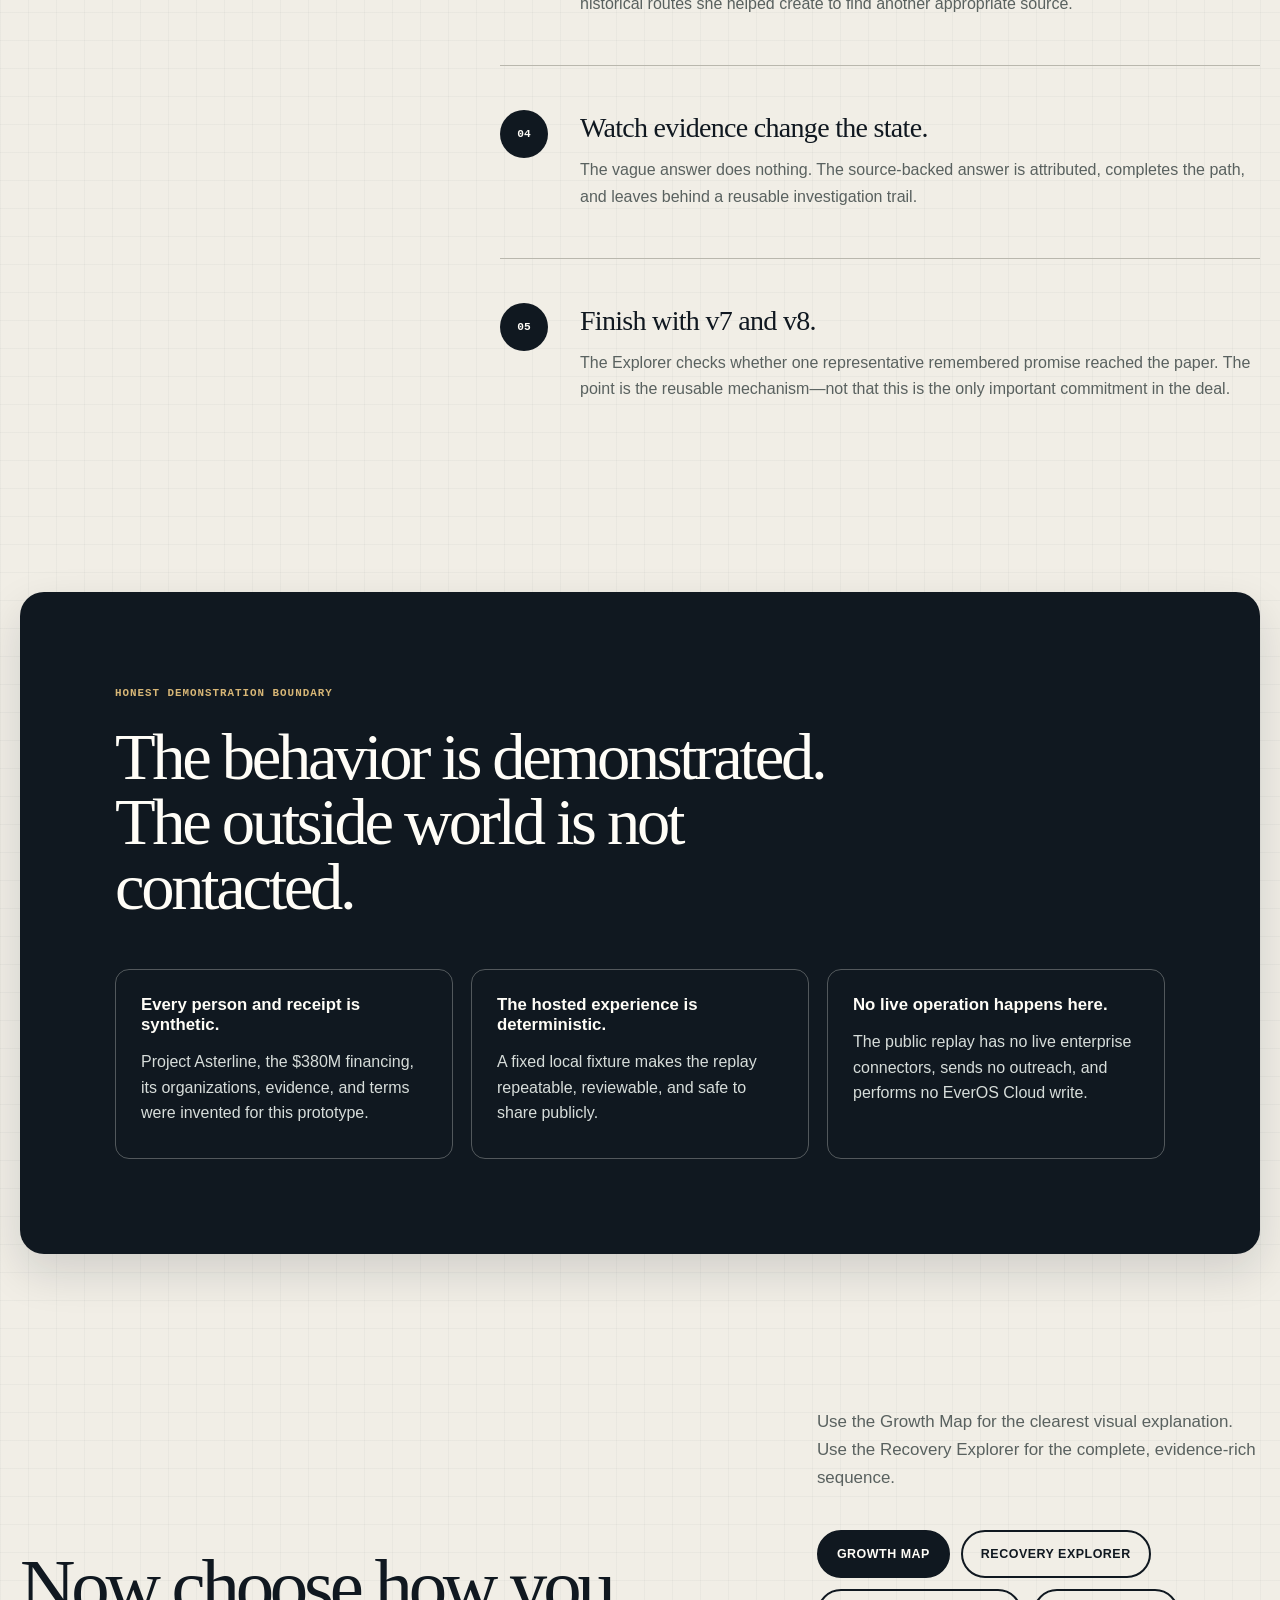
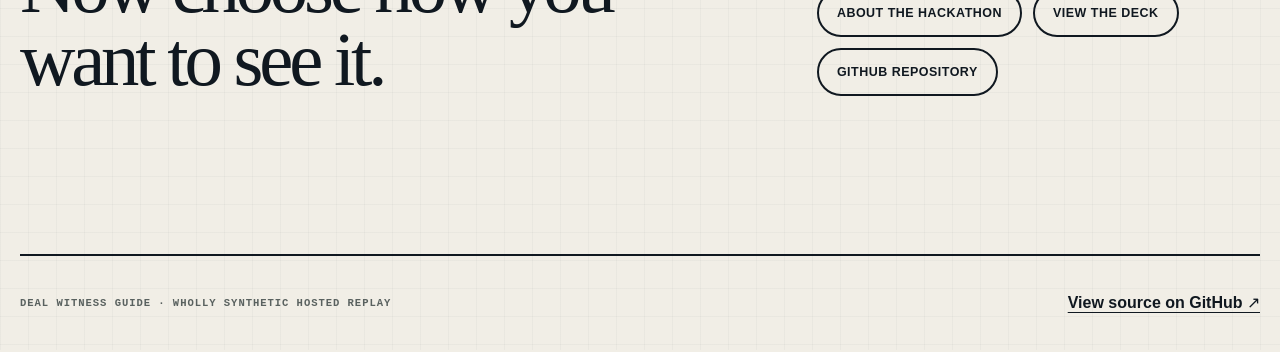
<file: frontend/guide.html>
<!doctype html>
<html lang="en">
  <head>
    <meta charset="utf-8">
    <meta name="viewport" content="width=device-width, initial-scale=1">
    <meta name="description" content="A plain-English guide to the Deal Witness Growth Map and Recovery Explorer.">
    <meta name="theme-color" content="#f1eee6">
    <link rel="icon" href="data:,">
    <title>How to read Deal Witness</title>
    <style>
      :root {
        --canvas: #f1eee6;
        --paper: #fffdf7;
        --ink: #101820;
        --muted: #59615f;
        --rule: #b9b7ad;
        --rule-dark: #777a74;
        --navy: #17324a;
        --green: #167354;
        --amber: #9b6317;
        --red: #b33b2f;
        color-scheme: light;
        font-family: Inter, ui-sans-serif, -apple-system, BlinkMacSystemFont, "Segoe UI", sans-serif;
        font-synthesis: none;
      }

      * {
        box-sizing: border-box;
      }

      html {
        min-width: 320px;
        scroll-behavior: smooth;
      }

      body {
        min-width: 320px;
        min-height: 100vh;
        margin: 0;
        color: var(--ink);
        background:
          linear-gradient(rgba(16, 24, 32, 0.033) 1px, transparent 1px),
          linear-gradient(90deg, rgba(16, 24, 32, 0.033) 1px, transparent 1px),
          var(--canvas);
        background-size: 28px 28px;
      }

      a:focus-visible {
        outline: 4px solid #226ca2;
        outline-offset: 3px;
      }

      .skip-link {
        position: fixed;
        top: 12px;
        left: 12px;
        z-index: 20;
        padding: 11px 15px;
        color: var(--paper);
        background: var(--ink);
        border-radius: 8px;
        transform: translateY(-160%);
      }

      .skip-link:focus {
        transform: translateY(0);
      }

      .shell {
        width: min(1280px, calc(100% - 40px));
        margin: 0 auto;
      }

      .topbar {
        display: flex;
        min-height: 96px;
        align-items: center;
        justify-content: space-between;
        gap: 24px;
        border-bottom: 2px solid var(--ink);
      }

      .brand-lockup {
        display: flex;
        min-width: 0;
        align-items: center;
        gap: 14px;
        color: inherit;
        text-decoration: none;
      }

      .witness-mark {
        position: relative;
        display: grid;
        flex: 0 0 40px;
        width: 40px;
        height: 40px;
        place-items: center;
        border: 3px solid var(--ink);
        border-radius: 50%;
      }

      .witness-mark::before,
      .witness-mark::after {
        position: absolute;
        top: 50%;
        width: 9px;
        height: 16px;
        content: "";
        border-top: 3px solid var(--ink);
        border-bottom: 3px solid var(--ink);
        transform: translateY(-50%);
      }

      .witness-mark::before {
        left: -7px;
        border-left: 3px solid var(--ink);
        border-radius: 4px 0 0 4px;
      }

      .witness-mark::after {
        right: -7px;
        border-right: 3px solid var(--ink);
        border-radius: 0 4px 4px 0;
      }

      .witness-mark span {
        width: 10px;
        height: 10px;
        background: var(--ink);
        border-radius: 50%;
      }

      .brand-name,
      .brand-tagline {
        display: block;
      }

      .brand-name {
        font-size: 1.12rem;
        font-weight: 900;
        letter-spacing: 0.12em;
        line-height: 1;
        text-transform: uppercase;
      }

      .brand-tagline {
        margin-top: 5px;
        color: var(--muted);
        font-size: 0.82rem;
        font-weight: 650;
      }

      .view-switcher {
        display: flex;
        align-items: center;
        gap: 2px;
        padding: 3px;
        background: rgba(16, 24, 32, 0.06);
        border: 1px solid var(--rule-dark);
        border-radius: 999px;
        white-space: nowrap;
      }

      .view-switcher a {
        padding: 8px 9px;
        color: var(--muted);
        border-radius: 999px;
        font-family: ui-monospace, SFMono-Regular, Menlo, Monaco, Consolas, monospace;
        font-size: 0.64rem;
        font-weight: 900;
        letter-spacing: 0.04em;
        text-decoration: none;
        text-transform: uppercase;
      }

      .view-switcher a:hover,
      .view-switcher a:focus-visible {
        color: var(--ink);
      }

      .view-switcher a[aria-current="page"] {
        color: var(--paper);
        background: var(--ink);
      }

      main {
        padding: clamp(66px, 8vw, 118px) 0 100px;
      }

      .eyebrow,
      .section-label,
      .question-label,
      .flow-name,
      .state-name,
      .step-number,
      .scale-item span,
      .boundary-label,
      .footer-note {
        font-family: ui-monospace, SFMono-Regular, Menlo, Monaco, Consolas, monospace;
        font-weight: 850;
        letter-spacing: 0.09em;
        text-transform: uppercase;
      }

      .eyebrow {
        margin: 0 0 24px;
        color: var(--amber);
        font-size: 0.76rem;
      }

      h1 {
        max-width: 1050px;
        margin: 0;
        font-family: Georgia, "Times New Roman", serif;
        font-size: clamp(3.25rem, 7.6vw, 7.3rem);
        font-weight: 500;
        letter-spacing: -0.055em;
        line-height: 0.92;
      }

      .lede {
        max-width: 805px;
        margin: 36px 0 0;
        color: #343c3f;
        font-size: clamp(1.08rem, 2vw, 1.46rem);
        line-height: 1.6;
      }

      .actions {
        display: flex;
        flex-wrap: wrap;
        gap: 11px;
        margin-top: 38px;
      }

      .button {
        display: inline-flex;
        min-height: 48px;
        align-items: center;
        justify-content: center;
        padding: 12px 18px;
        color: var(--paper);
        background: var(--ink);
        border: 2px solid var(--ink);
        border-radius: 999px;
        font-size: 0.78rem;
        font-weight: 850;
        letter-spacing: 0.04em;
        text-decoration: none;
        text-transform: uppercase;
      }

      .button.secondary {
        color: var(--ink);
        background: transparent;
      }

      .button:hover {
        color: var(--ink);
        background: var(--paper);
      }

      .button.secondary:hover {
        color: var(--paper);
        background: var(--ink);
      }

      .scale-strip {
        display: grid;
        grid-template-columns: 1.25fr repeat(4, minmax(0, 1fr));
        margin-top: clamp(74px, 10vw, 130px);
        border-top: 2px solid var(--ink);
        border-bottom: 1px solid var(--rule-dark);
      }

      .scale-item {
        min-height: 132px;
        padding: 25px 18px 23px;
        border-left: 1px solid var(--rule);
      }

      .scale-item:first-child {
        padding-left: 0;
        border-left: 0;
      }

      .scale-item span {
        color: var(--muted);
        font-size: 0.64rem;
      }

      .scale-item strong {
        display: block;
        margin-top: 13px;
        font-family: Georgia, "Times New Roman", serif;
        font-size: clamp(1.5rem, 2.8vw, 2.9rem);
        font-weight: 500;
        letter-spacing: -0.03em;
      }

      .orientation {
        padding: clamp(94px, 12vw, 165px) 0;
      }

      .section-heading {
        display: grid;
        grid-template-columns: minmax(190px, 0.34fr) minmax(0, 1fr);
        gap: clamp(38px, 8vw, 120px);
        align-items: start;
      }

      .section-label {
        margin: 7px 0 0;
        color: var(--green);
        font-size: 0.73rem;
      }

      .section-heading h2 {
        max-width: 820px;
        margin: 0;
        font-family: Georgia, "Times New Roman", serif;
        font-size: clamp(2.4rem, 5.5vw, 5.4rem);
        font-weight: 500;
        letter-spacing: -0.05em;
        line-height: 0.98;
      }

      .question-grid {
        display: grid;
        grid-template-columns: 1fr 64px 1fr;
        gap: 22px;
        align-items: stretch;
        margin-top: 64px;
      }

      .question-card {
        display: flex;
        min-height: 390px;
        flex-direction: column;
        padding: clamp(30px, 4vw, 48px);
        background: rgba(255, 253, 247, 0.78);
        border: 1px solid var(--rule-dark);
        border-radius: 20px;
        box-shadow: 0 14px 32px rgba(16, 24, 32, 0.06);
      }

      .question-card.recovery {
        color: var(--paper);
        background: var(--navy);
        border-color: var(--navy);
      }

      .question-label {
        margin: 0;
        color: var(--amber);
        font-size: 0.68rem;
      }

      .question-card.recovery .question-label {
        color: #dbbd88;
      }

      .question-card h3 {
        max-width: 500px;
        margin: 28px 0 0;
        font-family: Georgia, "Times New Roman", serif;
        font-size: clamp(2rem, 3.8vw, 3.8rem);
        font-weight: 500;
        letter-spacing: -0.04em;
        line-height: 1.02;
      }

      .question-card p:not(.question-label) {
        margin: auto 0 0;
        padding-top: 44px;
        color: #485052;
        font-size: 1.08rem;
        line-height: 1.65;
      }

      .question-card.recovery p:not(.question-label) {
        color: #dce3e4;
      }

      .bridge-mark {
        display: grid;
        place-items: center;
        color: var(--green);
        font-size: 2rem;
        font-weight: 300;
      }

      .relationship-note {
        max-width: 820px;
        margin: 40px auto 0;
        color: var(--muted);
        font-size: 1.03rem;
        line-height: 1.7;
        text-align: center;
      }

      .view-section {
        padding: clamp(85px, 11vw, 150px) 0;
        border-top: 2px solid var(--ink);
      }

      .view-intro {
        display: grid;
        grid-template-columns: minmax(180px, 0.32fr) minmax(0, 1fr);
        gap: clamp(42px, 8vw, 120px);
      }

      .view-index {
        margin: 4px 0 0;
        font-family: Georgia, "Times New Roman", serif;
        font-size: clamp(4.5rem, 9vw, 8.5rem);
        font-weight: 500;
        letter-spacing: -0.06em;
        line-height: 0.8;
      }

      .view-copy h2 {
        margin: 0;
        font-family: Georgia, "Times New Roman", serif;
        font-size: clamp(2.7rem, 6vw, 6.2rem);
        font-weight: 500;
        letter-spacing: -0.055em;
        line-height: 0.94;
      }

      .view-answer {
        max-width: 790px;
        margin: 30px 0 0;
        color: #3c4547;
        font-size: clamp(1.08rem, 1.8vw, 1.34rem);
        line-height: 1.65;
      }

      .visual-card {
        margin-top: 62px;
        padding: clamp(24px, 4vw, 46px);
        background: var(--paper);
        border: 1px solid var(--rule-dark);
        border-radius: 22px;
        box-shadow: 0 18px 44px rgba(16, 24, 32, 0.08);
      }

      .growth-diagram {
        position: relative;
        display: grid;
        grid-template-columns: 0.82fr repeat(4, 1fr);
        min-height: 320px;
        overflow: hidden;
        border: 1px solid var(--rule);
        border-radius: 14px;
        background:
          radial-gradient(circle at 15% 35%, rgba(22, 115, 84, 0.06), transparent 25%),
          #fbfaf5;
      }

      .lane {
        position: relative;
        padding: 22px 14px;
        border-left: 1px solid #d8d6cc;
      }

      .lane:first-child {
        border-left: 0;
      }

      .flow-name {
        position: relative;
        z-index: 2;
        display: block;
        color: var(--muted);
        font-size: 0.62rem;
        text-align: center;
      }

      .dot-field {
        position: absolute;
        inset: 67px 20px 24px;
      }

      .dot {
        position: absolute;
        width: var(--size, 8px);
        height: var(--size, 8px);
        background: var(--dot, var(--navy));
        border: 2px solid var(--dot, var(--navy));
        border-radius: 50%;
        box-shadow: 0 0 0 3px rgba(255, 253, 247, 0.72);
      }

      .dot.hollow {
        background: var(--paper);
      }

      .dot.square {
        border-radius: 2px;
      }

      .growth-lines {
        position: absolute;
        inset: 0;
        width: 100%;
        height: 100%;
        pointer-events: none;
      }

      .growth-lines path {
        fill: none;
        stroke: #aeb9b7;
        stroke-width: 1.35;
        opacity: 0.66;
      }

      .growth-lines path.strong {
        stroke: var(--green);
        stroke-width: 2.2;
        opacity: 0.76;
      }

      .diagram-caption {
        display: grid;
        grid-template-columns: repeat(3, 1fr);
        gap: 26px;
        margin-top: 34px;
      }

      .diagram-caption article {
        padding-top: 19px;
        border-top: 1px solid var(--rule-dark);
      }

      .diagram-caption strong {
        display: block;
        font-size: 1rem;
      }

      .diagram-caption p {
        margin: 10px 0 0;
        color: var(--muted);
        line-height: 1.55;
      }

      .try-panel {
        display: grid;
        grid-template-columns: minmax(180px, 0.3fr) minmax(0, 1fr);
        gap: clamp(35px, 7vw, 100px);
        margin-top: 58px;
        padding: clamp(34px, 5vw, 60px);
        color: var(--paper);
        background: var(--ink);
        border-radius: 20px;
      }

      .try-panel h3 {
        margin: 0;
        font-family: Georgia, "Times New Roman", serif;
        font-size: clamp(2rem, 4vw, 3.7rem);
        font-weight: 500;
        letter-spacing: -0.04em;
        line-height: 1;
      }

      .try-panel ol {
        display: grid;
        gap: 22px;
        margin: 0;
        padding: 0;
        list-style: none;
        counter-reset: tries;
      }

      .try-panel li {
        position: relative;
        padding-left: 46px;
        color: #d9dfdd;
        line-height: 1.55;
        counter-increment: tries;
      }

      .try-panel li::before {
        position: absolute;
        top: -2px;
        left: 0;
        display: grid;
        width: 29px;
        height: 29px;
        place-items: center;
        content: counter(tries, decimal-leading-zero);
        color: var(--ink);
        background: var(--paper);
        border-radius: 50%;
        font-family: ui-monospace, SFMono-Regular, Menlo, Monaco, Consolas, monospace;
        font-size: 0.62rem;
        font-weight: 900;
      }

      .try-panel strong {
        color: var(--paper);
      }

      .grammar {
        padding: clamp(90px, 12vw, 160px) 0;
        border-top: 1px solid var(--rule-dark);
      }

      .grammar-head {
        display: grid;
        grid-template-columns: minmax(0, 0.8fr) minmax(280px, 0.5fr);
        gap: clamp(40px, 9vw, 130px);
        align-items: end;
      }

      .grammar h2 {
        margin: 0;
        font-family: Georgia, "Times New Roman", serif;
        font-size: clamp(2.5rem, 5.8vw, 5.8rem);
        font-weight: 500;
        letter-spacing: -0.05em;
        line-height: 0.96;
      }

      .grammar-head p {
        margin: 0;
        color: var(--muted);
        font-size: 1.08rem;
        line-height: 1.65;
      }

      .state-grid {
        display: grid;
        grid-template-columns: repeat(4, minmax(0, 1fr));
        gap: 14px;
        margin-top: 54px;
      }

      .state-card {
        min-height: 250px;
        padding: 26px;
        background: rgba(255, 253, 247, 0.72);
        border: 1px solid var(--rule-dark);
        border-radius: 14px;
      }

      .state-symbol {
        display: block;
        width: 28px;
        height: 28px;
        margin-bottom: 30px;
        background: var(--paper);
        border: 3px solid var(--navy);
        border-radius: 50%;
      }

      .state-symbol.confirmed {
        background: var(--navy);
      }

      .state-symbol.written {
        background: var(--paper);
        border-color: var(--green);
        border-radius: 3px;
        box-shadow: inset 0 0 0 5px var(--paper), inset 0 0 0 9px var(--green);
      }

      .state-symbol.missing {
        position: relative;
        width: 56px;
        border: 0;
        border-radius: 0;
        background: transparent;
      }

      .state-symbol.missing::after {
        position: absolute;
        top: 13px;
        left: 0;
        width: 56px;
        content: "";
        border-top: 3px dashed var(--red);
      }

      .state-name {
        display: block;
        color: var(--muted);
        font-size: 0.65rem;
      }

      .state-card h3 {
        margin: 12px 0 0;
        font-size: 1.12rem;
      }

      .state-card p {
        margin: 14px 0 0;
        color: var(--muted);
        line-height: 1.55;
      }

      .recovery-sequence {
        display: grid;
        grid-template-columns: repeat(6, minmax(0, 1fr));
        margin-top: 62px;
        border-top: 2px solid var(--ink);
        border-bottom: 1px solid var(--rule-dark);
      }

      .recovery-step {
        position: relative;
        min-height: 285px;
        padding: 27px 18px 25px;
        border-left: 1px solid var(--rule);
      }

      .recovery-step:first-child {
        border-left: 0;
      }

      .recovery-step::after {
        position: absolute;
        top: 41px;
        right: -7px;
        z-index: 2;
        content: "→";
        color: var(--green);
        background: var(--canvas);
        font-weight: 900;
      }

      .recovery-step:last-child::after {
        display: none;
      }

      .step-number {
        color: var(--amber);
        font-size: 0.65rem;
      }

      .recovery-step h3 {
        margin: 28px 0 0;
        font-family: Georgia, "Times New Roman", serif;
        font-size: 1.45rem;
        font-weight: 500;
        letter-spacing: -0.025em;
        line-height: 1.05;
      }

      .recovery-step p {
        margin: 18px 0 0;
        color: var(--muted);
        font-size: 0.92rem;
        line-height: 1.55;
      }

      .deadline-line {
        display: flex;
        align-items: center;
        gap: 18px;
        margin-top: 42px;
        padding: 19px 22px;
        color: var(--paper);
        background: var(--navy);
        border-radius: 12px;
      }

      .deadline-line strong {
        font-family: Georgia, "Times New Roman", serif;
        font-size: 1.45rem;
        font-weight: 500;
      }

      .deadline-line span {
        width: 8px;
        height: 8px;
        background: #d7b676;
        border-radius: 50%;
      }

      .walkthrough {
        padding: clamp(85px, 11vw, 145px) 0;
        border-top: 2px solid var(--ink);
      }

      .walkthrough-grid {
        display: grid;
        grid-template-columns: minmax(250px, 0.48fr) minmax(0, 1fr);
        gap: clamp(55px, 9vw, 135px);
        margin-top: 60px;
      }

      .walkthrough-intro {
        position: sticky;
        top: 32px;
        align-self: start;
      }

      .walkthrough-intro h3 {
        margin: 0;
        font-family: Georgia, "Times New Roman", serif;
        font-size: clamp(2.2rem, 4vw, 4.3rem);
        font-weight: 500;
        letter-spacing: -0.04em;
        line-height: 1;
      }

      .walkthrough-intro p {
        margin: 24px 0 0;
        color: var(--muted);
        line-height: 1.65;
      }

      .walkthrough-steps {
        margin: 0;
        padding: 0;
        list-style: none;
      }

      .walkthrough-steps li {
        display: grid;
        grid-template-columns: 58px minmax(0, 1fr);
        gap: 22px;
        padding: 0 0 48px;
      }

      .walkthrough-steps li + li {
        padding-top: 44px;
        border-top: 1px solid var(--rule);
      }

      .walkthrough-steps .count {
        display: grid;
        width: 48px;
        height: 48px;
        place-items: center;
        color: var(--paper);
        background: var(--ink);
        border-radius: 50%;
        font-family: ui-monospace, SFMono-Regular, Menlo, Monaco, Consolas, monospace;
        font-size: 0.7rem;
        font-weight: 900;
      }

      .walkthrough-steps h4 {
        margin: 2px 0 0;
        font-family: Georgia, "Times New Roman", serif;
        font-size: 1.75rem;
        font-weight: 500;
        letter-spacing: -0.025em;
      }

      .walkthrough-steps p {
        margin: 13px 0 0;
        color: var(--muted);
        line-height: 1.65;
      }

      .boundary {
        padding: clamp(58px, 8vw, 95px);
        color: var(--paper);
        background: var(--ink);
        border-radius: 24px;
        box-shadow: 0 18px 45px rgba(16, 24, 32, 0.14);
      }

      .boundary-label {
        margin: 0 0 25px;
        color: #d7b676;
        font-size: 0.68rem;
      }

      .boundary h2 {
        max-width: 780px;
        margin: 0;
        font-family: Georgia, "Times New Roman", serif;
        font-size: clamp(2.35rem, 5.2vw, 5.2rem);
        font-weight: 500;
        letter-spacing: -0.05em;
        line-height: 0.98;
      }

      .boundary-grid {
        display: grid;
        grid-template-columns: repeat(3, 1fr);
        gap: 18px;
        margin-top: 50px;
      }

      .boundary-card {
        min-height: 190px;
        padding: 25px;
        border: 1px solid rgba(255, 253, 247, 0.28);
        border-radius: 14px;
      }

      .boundary-card strong {
        display: block;
        font-size: 1.05rem;
      }

      .boundary-card p {
        margin: 14px 0 0;
        color: #d7ddda;
        line-height: 1.58;
      }

      .next-stop {
        display: grid;
        grid-template-columns: minmax(0, 1fr) minmax(300px, 0.65fr);
        gap: clamp(46px, 9vw, 130px);
        align-items: end;
        padding: clamp(95px, 12vw, 165px) 0 58px;
      }

      .next-stop h2 {
        margin: 0;
        font-family: Georgia, "Times New Roman", serif;
        font-size: clamp(2.6rem, 6vw, 6.3rem);
        font-weight: 500;
        letter-spacing: -0.055em;
        line-height: 0.94;
      }

      .next-stop-copy p {
        margin: 0 0 25px;
        color: var(--muted);
        font-size: 1.06rem;
        line-height: 1.65;
      }

      footer {
        display: flex;
        min-height: 96px;
        align-items: center;
        justify-content: space-between;
        gap: 24px;
        border-top: 2px solid var(--ink);
      }

      footer a {
        color: var(--ink);
        font-weight: 750;
        text-underline-offset: 4px;
      }

      .footer-note {
        margin: 0;
        color: var(--muted);
        font-size: 0.66rem;
      }

      @media (max-width: 1020px) {
        .topbar {
          align-items: flex-start;
          flex-direction: column;
          padding: 22px 0;
        }

        .view-switcher {
          max-width: 100%;
          overflow-x: auto;
        }

        .scale-strip {
          grid-template-columns: repeat(3, 1fr);
        }

        .scale-item:nth-child(4) {
          padding-left: 0;
          border-top: 1px solid var(--rule);
          border-left: 0;
        }

        .scale-item:nth-child(5) {
          border-top: 1px solid var(--rule);
        }

        .recovery-sequence {
          grid-template-columns: repeat(3, 1fr);
        }

        .recovery-step:nth-child(4) {
          border-top: 1px solid var(--rule);
          border-left: 0;
        }

        .recovery-step:nth-child(3)::after {
          display: none;
        }

        .recovery-step:nth-child(n + 4) {
          border-top: 1px solid var(--rule);
        }
      }

      @media (max-width: 780px) {
        .section-heading,
        .view-intro,
        .try-panel,
        .grammar-head,
        .walkthrough-grid,
        .next-stop {
          grid-template-columns: 1fr;
        }

        .question-grid {
          grid-template-columns: 1fr;
        }

        .question-card {
          min-height: 330px;
        }

        .bridge-mark {
          height: 38px;
          transform: rotate(90deg);
        }

        .growth-diagram {
          min-width: 720px;
        }

        .visual-scroll {
          overflow-x: auto;
          padding-bottom: 8px;
        }

        .diagram-caption,
        .state-grid,
        .boundary-grid {
          grid-template-columns: repeat(2, 1fr);
        }

        .walkthrough-intro {
          position: static;
        }
      }

      @media (max-width: 560px) {
        .shell {
          width: min(100% - 24px, 1280px);
        }

        .view-switcher {
          width: 100%;
        }

        .view-switcher a {
          padding: 7px 8px;
          font-size: 0.58rem;
        }

        h1 {
          font-size: clamp(3rem, 17vw, 5rem);
        }

        .scale-strip,
        .diagram-caption,
        .state-grid,
        .boundary-grid,
        .recovery-sequence {
          grid-template-columns: 1fr;
        }

        .scale-item,
        .scale-item:first-child,
        .scale-item:nth-child(4) {
          min-height: 105px;
          padding: 22px 0;
          border-top: 1px solid var(--rule);
          border-left: 0;
        }

        .scale-item:first-child {
          border-top: 0;
        }

        .recovery-step,
        .recovery-step:nth-child(4) {
          min-height: 0;
          padding: 26px 0 32px;
          border-top: 1px solid var(--rule);
          border-left: 0;
        }

        .recovery-step:first-child {
          border-top: 0;
        }

        .recovery-step::after {
          display: none;
        }

        .deadline-line {
          align-items: flex-start;
          flex-direction: column;
        }

        .deadline-line span {
          display: none;
        }

        .boundary {
          padding: 48px 24px;
        }

        footer {
          align-items: flex-start;
          flex-direction: column;
          justify-content: center;
          padding: 28px 0;
        }
      }

      @media (prefers-reduced-motion: reduce) {
        html {
          scroll-behavior: auto;
        }
      }
    </style>
  </head>
  <body>
    <a class="skip-link" href="#content">Skip to the guide</a>

    <header class="shell topbar">
      <a class="brand-lockup" href="./" aria-label="Deal Witness growth map">
        <span class="witness-mark" aria-hidden="true"><span></span></span>
        <span>
          <span class="brand-name">Deal Witness</span>
          <span class="brand-tagline">Complete the memory. Check the paper.</span>
        </span>
      </a>

      <nav class="view-switcher" aria-label="Explore Deal Witness">
        <a href="./">Growth map</a>
        <a href="./explorer.html">Recovery explorer</a>
        <a href="./guide.html" aria-current="page">Guide</a>
        <a href="./about.html">About</a>
        <a href="./assets/deal-witness-hackathon-deck.pdf" target="_blank" rel="noopener">Deck</a>
        <a href="https://github.com/jymiller/deal-witness" target="_blank" rel="noreferrer">GitHub</a>
      </nav>
    </header>

    <main class="shell" id="content">
      <section aria-labelledby="page-title">
        <p class="eyebrow">Product guide · Two views, one memory</p>
        <h1 id="page-title">See the deal learn. Then see it recover.</h1>
        <p class="lede">
          The Growth Map explains how source evidence becomes an expanding network of decisions and consequences. The Recovery Explorer shows how that network helps a team find missing knowledge after a key person leaves.
        </p>
        <div class="actions" aria-label="Open Deal Witness views">
          <a class="button" href="./">Open the Growth Map</a>
          <a class="button secondary" href="./explorer.html">Open the Recovery Explorer</a>
        </div>
      </section>

      <section class="scale-strip" aria-label="Scale of the wholly synthetic Project Asterline demonstration">
        <div class="scale-item"><span>Wholly synthetic</span><strong>Project Asterline</strong></div>
        <div class="scale-item"><span>Financing</span><strong>$380M</strong></div>
        <div class="scale-item"><span>Source records</span><strong>432</strong></div>
        <div class="scale-item"><span>Atomic items</span><strong>288</strong></div>
        <div class="scale-item"><span>Relationships</span><strong>576</strong></div>
      </section>

      <section class="orientation" aria-labelledby="orientation-title">
        <div class="section-heading">
          <p class="section-label">Start here</p>
          <h2 id="orientation-title">Each view answers a different question.</h2>
        </div>

        <div class="question-grid">
          <article class="question-card">
            <p class="question-label">Growth Map</p>
            <h3>What does this deal know—and how did it learn it?</h3>
            <p>Watch records create or reinforce decisions, then follow their links into risks, negotiated promises, and monetary consequences.</p>
          </article>
          <div class="bridge-mark" aria-hidden="true">→</div>
          <article class="question-card recovery">
            <p class="question-label">Recovery Explorer</p>
            <h3>What is missing—and how can the team recover it?</h3>
            <p>Inspect receipts, reconstruct who should know, ask a grounded question, preserve the sourced answer, and use it to check the paper.</p>
          </article>
        </div>
        <p class="relationship-note">
          These are not competing maps or separate datasets. The Growth Map shows memory being formed; the Recovery Explorer shows the same kind of attributed memory being used under pressure.
        </p>
      </section>

      <section class="view-section" aria-labelledby="growth-title">
        <div class="view-intro">
          <p class="view-index" aria-hidden="true">01</p>
          <div class="view-copy">
            <p class="section-label">Growth Map</p>
            <h2 id="growth-title">Watch meaning accumulate.</h2>
            <p class="view-answer">
              The Growth Map turns a long stream of records into a legible, left-to-right memory. It is designed to make scale visible without labeling every tiny node.
            </p>
          </div>
        </div>

        <div class="visual-card">
          <div class="visual-scroll" tabindex="0" aria-label="Scroll to see the complete five-lane Growth Map illustration">
            <div class="growth-diagram" role="img" aria-label="Evidence flows from inputs to decisions, then branches through risks and promises to monetary consequences">
              <svg class="growth-lines" viewBox="0 0 1000 320" preserveAspectRatio="none" aria-hidden="true">
                <path d="M92 96 C168 96 186 82 273 82 S390 102 474 104 S596 93 678 100 S824 83 904 88"></path>
                <path class="strong" d="M92 148 C170 148 191 156 273 150 S391 138 474 143 S583 155 678 150 S816 164 904 160"></path>
                <path d="M92 205 C172 205 192 197 273 201 S385 221 474 215 S593 202 678 208 S822 222 904 220"></path>
                <path d="M273 82 C362 82 390 181 474 184 S590 126 678 128 S812 120 904 126"></path>
                <path d="M273 150 C360 150 390 104 474 104"></path>
                <path d="M474 143 C570 143 592 242 678 244 S813 250 904 254"></path>
                <path d="M474 215 C560 215 593 208 678 208 S820 160 904 160"></path>
              </svg>
              <div class="lane">
                <span class="flow-name">Inputs</span>
                <div class="dot-field" aria-hidden="true">
                  <i class="dot" style="left: 18%; top: 7%; --size: 7px"></i>
                  <i class="dot" style="left: 58%; top: 15%; --size: 6px; --dot: #9b6317"></i>
                  <i class="dot" style="left: 31%; top: 29%; --size: 8px"></i>
                  <i class="dot" style="left: 68%; top: 42%; --size: 6px; --dot: #167354"></i>
                  <i class="dot" style="left: 17%; top: 57%; --size: 7px; --dot: #9b6317"></i>
                  <i class="dot" style="left: 49%; top: 69%; --size: 6px"></i>
                  <i class="dot" style="left: 72%; top: 81%; --size: 8px"></i>
                </div>
              </div>
              <div class="lane">
                <span class="flow-name">Decisions</span>
                <div class="dot-field" aria-hidden="true">
                  <i class="dot" style="left: 42%; top: 6%; --size: 12px"></i>
                  <i class="dot" style="left: 42%; top: 34%; --size: 11px"></i>
                  <i class="dot" style="left: 42%; top: 62%; --size: 12px"></i>
                  <i class="dot hollow" style="left: 42%; top: 82%; --size: 11px"></i>
                </div>
              </div>
              <div class="lane">
                <span class="flow-name">Risks</span>
                <div class="dot-field" aria-hidden="true">
                  <i class="dot" style="left: 40%; top: 14%; --size: 10px; --dot: #9b6317"></i>
                  <i class="dot" style="left: 40%; top: 37%; --size: 12px; --dot: #9b6317"></i>
                  <i class="dot hollow" style="left: 40%; top: 57%; --size: 11px; --dot: #9b6317"></i>
                  <i class="dot" style="left: 40%; top: 77%; --size: 10px; --dot: #9b6317"></i>
                </div>
              </div>
              <div class="lane">
                <span class="flow-name">Promises</span>
                <div class="dot-field" aria-hidden="true">
                  <i class="dot square" style="left: 43%; top: 12%; --size: 11px; --dot: #167354"></i>
                  <i class="dot square" style="left: 43%; top: 39%; --size: 12px; --dot: #167354"></i>
                  <i class="dot square hollow" style="left: 43%; top: 68%; --size: 12px; --dot: #b33b2f"></i>
                </div>
              </div>
              <div class="lane">
                <span class="flow-name">Money</span>
                <div class="dot-field" aria-hidden="true">
                  <i class="dot" style="left: 47%; top: 10%; --size: 13px; --dot: #17324a"></i>
                  <i class="dot" style="left: 47%; top: 41%; --size: 12px; --dot: #17324a"></i>
                  <i class="dot" style="left: 47%; top: 73%; --size: 13px; --dot: #17324a"></i>
                </div>
              </div>
            </div>
          </div>

          <div class="diagram-caption">
            <article>
              <strong>Evidence does not equal a new decision every time.</strong>
              <p>A new record may create a decision, reinforce one already remembered, or add provenance and context to an existing path.</p>
            </article>
            <article>
              <strong>Paths branch and converge.</strong>
              <p>One decision can expose several risks. Risks can lead to negotiated promises, and those promises can change how money moves.</p>
            </article>
            <article>
              <strong>Density is the point.</strong>
              <p>Repeated receipts make established paths more credible. The interface summarizes the corpus into 13 stable clusters so it remains readable.</p>
            </article>
          </div>
        </div>

        <aside class="try-panel" aria-labelledby="try-growth-title">
          <h3 id="try-growth-title">Try it in 45 seconds.</h3>
          <ol>
            <li><strong>Choose Replay history</strong> to watch the map build from sparse evidence into a connected field.</li>
            <li><strong>Choose Next document</strong> a few times. Watch a new receipt create or strengthen a path instead of moving the map around.</li>
            <li><strong>Choose Highlight the open gap</strong> to isolate the hollow path that the second view will investigate.</li>
          </ol>
        </aside>
      </section>

      <section class="grammar" aria-labelledby="grammar-title">
        <div class="grammar-head">
          <h2 id="grammar-title">Four states. One visual grammar.</h2>
          <p>Position tells you what kind of knowledge you are looking at. Shape, fill, and line tell you how well that knowledge is supported.</p>
        </div>

        <div class="state-grid">
          <article class="state-card">
            <span class="state-symbol" aria-hidden="true"></span>
            <span class="state-name">Heard once · hollow</span>
            <h3>Remembered, not resolved.</h3>
            <p>There is a receipt, claim, or open path worth preserving, but it has not reached the next support state.</p>
          </article>
          <article class="state-card">
            <span class="state-symbol confirmed" aria-hidden="true"></span>
            <span class="state-name">Confirmed · solid</span>
            <h3>Supported by the loaded evidence.</h3>
            <p>The memory has enough attributed support to appear as confirmed in this fixed demonstration.</p>
          </article>
          <article class="state-card">
            <span class="state-symbol written" aria-hidden="true"></span>
            <span class="state-name">Written · in contract</span>
            <h3>Connected to the paper.</h3>
            <p>The remembered item is linked to contract wording in the document-check portion of the replay.</p>
          </article>
          <article class="state-card">
            <span class="state-symbol missing" aria-hidden="true"></span>
            <span class="state-name">Missing · broken edge</span>
            <h3>The expected connection is absent.</h3>
            <p>A red broken line makes the gap visible without claiming the remembered fact itself has disappeared.</p>
          </article>
        </div>
      </section>

      <section class="view-section" aria-labelledby="recovery-title">
        <div class="view-intro">
          <p class="view-index" aria-hidden="true">02</p>
          <div class="view-copy">
            <p class="section-label">Recovery Explorer</p>
            <h2 id="recovery-title">Turn a gap into a sourced trail.</h2>
            <p class="view-answer">
              Maya is gone on Monday. The deal closes Friday. The Explorer demonstrates how historical receipts and relationship memory can help the remaining team recover context without pretending Maya is still available.
            </p>
          </div>
        </div>

        <div class="deadline-line" aria-label="Demonstration deadline">
          <strong>Maya is gone Monday.</strong>
          <span aria-hidden="true"></span>
          <strong>The $380M deal closes Friday.</strong>
        </div>

        <div class="recovery-sequence" aria-label="The six-stage memory completion loop">
          <article class="recovery-step">
            <span class="step-number">01 · Expose</span>
            <h3>Find a hollow path.</h3>
            <p>The map identifies a specific unresolved connection rather than returning a generic “not found.”</p>
          </article>
          <article class="recovery-step">
            <span class="step-number">02 · Prove</span>
            <h3>Show the receipts.</h3>
            <p>Conflicting or incomplete historical evidence explains exactly why the path remains open.</p>
          </article>
          <article class="recovery-step">
            <span class="step-number">03 · Route</span>
            <h3>Rank who should know.</h3>
            <p>Authorship, attendance, ownership, approvals, and referrals support “Why this person?”</p>
          </article>
          <article class="recovery-step">
            <span class="step-number">04 · Ask</span>
            <h3>Prepare a precise question.</h3>
            <p>The simulated outreach is grounded in the visible evidence. No real call or message is sent.</p>
          </article>
          <article class="recovery-step">
            <span class="step-number">05 · Evaluate</span>
            <h3>Require a sourced answer.</h3>
            <p>A vague response stays open. A substantive response with a supporting receipt can complete the path.</p>
          </article>
          <article class="recovery-step">
            <span class="step-number">06 · Reuse</span>
            <h3>Check v7, then v8.</h3>
            <p>The completed memory exposes one representative omission in v7 and recognizes its repair in v8.</p>
          </article>
        </div>

        <aside class="try-panel" aria-labelledby="try-recovery-title">
          <h3 id="try-recovery-title">What to watch.</h3>
          <ol>
            <li><strong>Use Next or Play replay.</strong> The Evidence River compresses 432 records, 288 items, and 576 relationships into 13 legible clusters.</li>
            <li><strong>Pause at Who Knows What.</strong> Read “Why this person?” and distinguish likely knowledge, evidence ownership, and authority to confirm.</li>
            <li><strong>Compare the two answers.</strong> The vague answer leaves the node hollow; the source-backed answer adds an attributed receipt and closes it.</li>
            <li><strong>Continue to the paper check.</strong> v7 moves the representative path to HOLD FOR REVIEW; corrected v8 returns it to READY for the loaded demo evidence—not legal approval.</li>
          </ol>
        </aside>
      </section>

      <section class="walkthrough" aria-labelledby="walkthrough-title">
        <div class="section-heading">
          <p class="section-label">Guided walkthrough</p>
          <h2 id="walkthrough-title">If you have two minutes, follow this route.</h2>
        </div>

        <div class="walkthrough-grid">
          <div class="walkthrough-intro">
            <h3>Formation → recovery → proof.</h3>
            <p>The two views tell one causal story. Start with the calmer visual explanation, then open the denser operational proof.</p>
          </div>
          <ol class="walkthrough-steps">
            <li>
              <span class="count">01</span>
              <div>
                <h4>Let the Growth Map fill.</h4>
                <p>Notice that new records can reinforce existing lines as well as create new decisions. Follow the flow from Decisions to Risks, Promises, and Money.</p>
              </div>
            </li>
            <li>
              <span class="count">02</span>
              <div>
                <h4>Highlight the hollow gap.</h4>
                <p>This is the handoff between views: the network has preserved enough context to describe what it does not yet know.</p>
              </div>
            </li>
            <li>
              <span class="count">03</span>
              <div>
                <h4>Open the Recovery Explorer.</h4>
                <p>Step through the receipts and ranked experts. The system does not contact Maya; it uses the historical routes she helped create to find another appropriate source.</p>
              </div>
            </li>
            <li>
              <span class="count">04</span>
              <div>
                <h4>Watch evidence change the state.</h4>
                <p>The vague answer does nothing. The source-backed answer is attributed, completes the path, and leaves behind a reusable investigation trail.</p>
              </div>
            </li>
            <li>
              <span class="count">05</span>
              <div>
                <h4>Finish with v7 and v8.</h4>
                <p>The Explorer checks whether one representative remembered promise reached the paper. The point is the reusable mechanism—not that this is the only important commitment in the deal.</p>
              </div>
            </li>
          </ol>
        </div>
      </section>

      <section class="boundary" aria-labelledby="boundary-title">
        <p class="boundary-label">Honest demonstration boundary</p>
        <h2 id="boundary-title">The behavior is demonstrated. The outside world is not contacted.</h2>
        <div class="boundary-grid">
          <article class="boundary-card">
            <strong>Every person and receipt is synthetic.</strong>
            <p>Project Asterline, the $380M financing, its organizations, evidence, and terms were invented for this prototype.</p>
          </article>
          <article class="boundary-card">
            <strong>The hosted experience is deterministic.</strong>
            <p>A fixed local fixture makes the replay repeatable, reviewable, and safe to share publicly.</p>
          </article>
          <article class="boundary-card">
            <strong>No live operation happens here.</strong>
            <p>The public replay has no live enterprise connectors, sends no outreach, and performs no EverOS Cloud write.</p>
          </article>
        </div>
      </section>

      <section class="next-stop" aria-labelledby="next-title">
        <h2 id="next-title">Now choose how you want to see it.</h2>
        <div class="next-stop-copy">
          <p>Use the Growth Map for the clearest visual explanation. Use the Recovery Explorer for the complete, evidence-rich sequence.</p>
          <div class="actions">
            <a class="button" href="./">Growth Map</a>
            <a class="button secondary" href="./explorer.html">Recovery Explorer</a>
            <a class="button secondary" href="./about.html">About the hackathon</a>
            <a class="button secondary" href="./assets/deal-witness-hackathon-deck.pdf" target="_blank" rel="noopener">View the deck</a>
            <a class="button secondary" href="https://github.com/jymiller/deal-witness" target="_blank" rel="noreferrer">GitHub repository</a>
          </div>
        </div>
      </section>
    </main>

    <footer class="shell">
      <p class="footer-note">Deal Witness guide · Wholly synthetic hosted replay</p>
      <a href="https://github.com/jymiller/deal-witness" target="_blank" rel="noreferrer">View source on GitHub ↗</a>
    </footer>
  </body>
</html>
</file>
<file: frontend/styles.css>
:root {
  --canvas: #f1eee6;
  --paper: #fffdf7;
  --ink: #101820;
  --muted: #5f665f;
  --rule: #b9b7ad;
  --rule-dark: #777a74;
  --confirmed: #17324a;
  --confirmed-soft: #dce6ed;
  --written: #167354;
  --written-soft: #e2f2eb;
  --missing: #c23b32;
  --missing-soft: #fbe9e5;
  --reviewing: #9b6317;
  --reviewing-soft: #f4e7cb;
  --shadow: 0 18px 45px rgba(16, 24, 32, 0.12);
  --radius: 14px;
  color-scheme: light;
  font-family: Inter, ui-sans-serif, -apple-system, BlinkMacSystemFont, "Segoe UI", sans-serif;
  font-synthesis: none;
}

/* Canonical causal map: each region is a vertical slice, read left to right. */
@media (min-width: 1000px) {
  .deal-map-grid {
    grid-template-columns: repeat(4, minmax(0, 1fr));
    grid-template-rows: minmax(0, 1fr);
    gap: 7px;
  }

  .region-card {
    padding: 9px 7px;
  }

  .region-heading {
    grid-template-columns: 22px minmax(0, 1fr);
    gap: 5px;
  }

  .region-icon {
    width: 22px;
    height: 22px;
    border-radius: 5px;
    font-size: 0.66rem;
  }

  .region-title {
    font-size: 0.78rem;
  }

  .region-help {
    white-space: normal;
  }

  .cluster-card {
    grid-template-columns: minmax(0, 1fr);
    grid-template-rows: auto auto auto;
    gap: 3px;
    padding: 5px 6px;
  }

  .cluster-top,
  .density-meter,
  .cluster-footer {
    grid-column: 1;
  }

  .cluster-footer {
    grid-row: auto;
    justify-content: flex-start;
  }

  .region-card[data-region-id="decisions"] .decision-region-card {
    min-height: 52px;
  }
}

* {
  box-sizing: border-box;
}

html {
  min-width: 320px;
  scroll-behavior: smooth;
}

body {
  min-width: 320px;
  min-height: 100vh;
  margin: 0;
  overflow-x: hidden;
  color: var(--ink);
  background:
    linear-gradient(rgba(16, 24, 32, 0.035) 1px, transparent 1px),
    linear-gradient(90deg, rgba(16, 24, 32, 0.035) 1px, transparent 1px),
    var(--canvas);
  background-size: 28px 28px;
}

button,
input,
select,
textarea {
  font: inherit;
}

button {
  color: inherit;
}

button:focus-visible,
a:focus-visible,
[tabindex]:focus-visible {
  outline: 4px solid #226ca2;
  outline-offset: 3px;
}

.skip-link {
  position: fixed;
  top: 12px;
  left: 12px;
  z-index: 100;
  padding: 12px 16px;
  color: white;
  background: var(--ink);
  border-radius: 8px;
  transform: translateY(-160%);
}

.skip-link:focus {
  transform: translateY(0);
}

.app-shell {
  width: min(1800px, 100%);
  margin: 0 auto;
  padding: 18px clamp(14px, 2vw, 34px) 32px;
}

.topbar {
  display: flex;
  align-items: center;
  justify-content: space-between;
  gap: 24px;
  min-height: 72px;
  padding: 10px 2px 16px;
  border-bottom: 2px solid var(--ink);
}

.brand-lockup {
  display: flex;
  align-items: center;
  gap: 14px;
  min-width: 0;
}

.witness-mark {
  position: relative;
  display: grid;
  flex: 0 0 44px;
  width: 44px;
  height: 44px;
  place-items: center;
  border: 3px solid var(--ink);
  border-radius: 50%;
}

.witness-mark::before,
.witness-mark::after {
  position: absolute;
  top: 50%;
  width: 10px;
  height: 18px;
  content: "";
  border-top: 3px solid var(--ink);
  border-bottom: 3px solid var(--ink);
  transform: translateY(-50%);
}

.witness-mark::before {
  left: -7px;
  border-left: 3px solid var(--ink);
  border-radius: 4px 0 0 4px;
}

.witness-mark::after {
  right: -7px;
  border-right: 3px solid var(--ink);
  border-radius: 0 4px 4px 0;
}

.witness-mark span {
  width: 11px;
  height: 11px;
  background: var(--ink);
  border-radius: 50%;
}

.brand-name,
.brand-tagline,
.section-kicker,
.step-eyebrow,
.step-narration,
.map-rule,
.quote-label,
.source-quote p,
.paper-overline,
.paper-footer,
.draft-callout p,
.keyboard-hint,
.legend-intro p,
.teaching-card p,
.region-help,
.concept-label,
.concept-value,
.concept-plain,
.decision-label,
.decision-reason {
  margin: 0;
}

.brand-name {
  font-size: clamp(1.05rem, 1.4vw, 1.35rem);
  font-weight: 900;
  letter-spacing: 0.12em;
  line-height: 1;
  text-transform: uppercase;
}

.brand-tagline {
  margin-top: 5px;
  color: var(--muted);
  font-size: clamp(0.75rem, 0.9vw, 0.9rem);
  font-weight: 600;
}

.session-meta {
  display: flex;
  align-items: center;
  justify-content: flex-end;
  gap: 10px;
  color: var(--muted);
  font-family: ui-monospace, SFMono-Regular, Menlo, Monaco, Consolas, monospace;
  font-size: 0.76rem;
  font-weight: 800;
  letter-spacing: 0.06em;
  text-transform: uppercase;
}

.view-switcher {
  display: flex;
  align-items: center;
  gap: 3px;
  padding: 3px;
  background: rgba(16, 24, 32, 0.06);
  border: 1px solid var(--rule-dark);
  border-radius: 999px;
  white-space: nowrap;
}

.view-switcher a {
  padding: 7px 10px;
  color: var(--muted);
  border-radius: 999px;
  font-family: ui-monospace, SFMono-Regular, Menlo, Monaco, Consolas, monospace;
  font-size: 0.67rem;
  font-weight: 900;
  letter-spacing: 0.05em;
  text-decoration: none;
  text-transform: uppercase;
}

.view-switcher a:hover,
.view-switcher a:focus-visible {
  color: var(--ink);
  outline: 2px solid var(--accent);
  outline-offset: -2px;
}

.view-switcher a[aria-current="page"] {
  color: var(--paper);
  background: var(--ink);
}

.synthetic-label,
.replay-length {
  padding: 8px 10px;
  border: 1px solid var(--rule-dark);
  border-radius: 999px;
  white-space: nowrap;
}

.story-bar {
  display: grid;
  grid-template-columns: minmax(0, 1fr) minmax(225px, 0.28fr) minmax(250px, 0.32fr);
  align-items: stretch;
  gap: 16px;
  padding: clamp(18px, 2vw, 28px) 0 16px;
}

.connector-block {
  display: flex;
  min-width: 0;
  flex-direction: column;
  justify-content: center;
  padding: clamp(16px, 1.6vw, 22px);
  color: var(--ink);
  background:
    radial-gradient(circle at 88% 18%, rgba(16, 24, 32, 0.12) 0 4px, transparent 5px),
    linear-gradient(135deg, #fbf7eb, #e9e2d2);
  border: 2px solid var(--ink);
  border-radius: var(--radius);
}

.connector-label,
.connector-deadline,
.connector-boundary,
.completion-mode,
.example-kicker,
.example-scale {
  font-family: ui-monospace, SFMono-Regular, Menlo, Monaco, Consolas, monospace;
  font-size: 0.64rem;
  font-weight: 900;
  letter-spacing: 0.07em;
  line-height: 1.2;
  text-transform: uppercase;
}

.connector-label {
  color: var(--muted);
}

.connector-name {
  margin-top: 5px;
  font-size: clamp(1.45rem, 2.2vw, 2.5rem);
  font-weight: 950;
  letter-spacing: -0.05em;
  line-height: 0.95;
}

.connector-deadline {
  align-self: flex-start;
  margin-top: 8px;
  padding: 5px 7px;
  border: 1px solid currentColor;
  border-radius: 5px;
}

.connector-role,
.connector-status,
.connector-boundary {
  margin: 0;
}

.connector-role {
  margin-top: 9px;
  font-size: 0.84rem;
  font-weight: 750;
  line-height: 1.3;
}

.connector-status {
  margin-top: 8px;
  padding-top: 8px;
  border-top: 1px solid var(--rule-dark);
  font-size: 0.8rem;
  font-weight: 800;
  line-height: 1.32;
}

.connector-boundary {
  margin-top: 7px;
  color: var(--muted);
  font-size: 0.58rem;
  line-height: 1.3;
}

.evidence-river {
  position: relative;
  min-height: 218px;
  margin-bottom: 16px;
  padding: 15px 17px;
  overflow: hidden;
  color: white;
  background:
    linear-gradient(90deg, rgba(255, 255, 255, 0.035) 1px, transparent 1px),
    linear-gradient(180deg, #142837, #0d1922);
  background-size: 26px 100%, auto;
  border: 2px solid var(--ink);
  border-radius: 16px;
  box-shadow: var(--shadow);
}

.river-header {
  display: flex;
  align-items: flex-start;
  justify-content: space-between;
  gap: 16px;
}

.river-header .section-kicker {
  color: #bdcbd3;
}

.river-header h2 {
  margin: 3px 0 0;
  font-size: clamp(1.2rem, 1.7vw, 1.75rem);
  font-weight: 950;
  letter-spacing: -0.03em;
}

.river-truth {
  max-width: 46ch;
  margin: 0;
  padding: 7px 9px;
  color: #dce6eb;
  background: rgba(255, 255, 255, 0.07);
  border: 1px solid #60737f;
  border-radius: 7px;
  font-size: 0.68rem;
  font-weight: 750;
  line-height: 1.35;
  text-align: right;
}

.river-metrics {
  display: grid;
  grid-template-columns: repeat(9, minmax(0, 1fr));
  gap: 6px;
  margin: 12px 0 10px;
}

.river-metric {
  min-width: 0;
  padding: 7px 8px;
  background: rgba(255, 255, 255, 0.075);
  border: 1px solid #516671;
  border-radius: 7px;
}

.river-metric strong,
.river-metric span {
  display: block;
}

.river-metric strong {
  font-size: clamp(0.95rem, 1.35vw, 1.35rem);
  font-weight: 950;
  letter-spacing: -0.04em;
  line-height: 1;
}

.river-metric span {
  margin-top: 3px;
  overflow: hidden;
  color: #b9c7ce;
  font-family: ui-monospace, SFMono-Regular, Menlo, Monaco, Consolas, monospace;
  font-size: 0.5rem;
  font-weight: 850;
  letter-spacing: 0.04em;
  line-height: 1.15;
  text-overflow: ellipsis;
  text-transform: uppercase;
  white-space: nowrap;
}

.river-flow {
  position: relative;
  height: 170px;
  overflow: hidden;
  background: rgba(255, 255, 255, 0.045);
  border: 1px solid #425965;
  border-radius: 9px;
}

.river-stream {
  position: absolute;
  inset: 0 0 38px;
  overflow: hidden;
}

.river-token {
  position: absolute;
  top: var(--token-top);
  left: var(--token-left);
  width: calc(50% - 5px);
  max-width: none;
  box-sizing: border-box;
  padding: 3px 7px;
  overflow: hidden;
  color: #dce7ec;
  background: #253d4b;
  border: 1px solid #718792;
  border-radius: 999px;
  font-size: 0.57rem;
  font-weight: 800;
  line-height: 1;
  text-overflow: ellipsis;
  white-space: nowrap;
  opacity: 0.72;
}

.river-token.is-live {
  border-style: double;
}

.river-token[hidden] {
  display: none !important;
}

.compression-gate {
  position: absolute;
  right: 0;
  bottom: 0;
  left: 0;
  display: flex;
  height: 38px;
  align-items: center;
  flex-direction: row;
  justify-content: center;
  gap: 6px;
  padding: 5px 8px;
  color: var(--ink);
  background: #f4edcf;
  border-top: 3px double var(--ink);
  text-align: center;
}

.compression-gate span {
  font-family: ui-monospace, SFMono-Regular, Menlo, Monaco, Consolas, monospace;
  font-size: 0.55rem;
  font-weight: 900;
  letter-spacing: 0.07em;
  text-transform: uppercase;
}

.compression-gate strong {
  margin-top: 0;
  font-size: 0.9rem;
  font-weight: 950;
}

.evidence-river[data-mode="flow"] .river-token,
.evidence-river[data-mode="compress"] .river-token {
  animation: river-flow 4.8s linear infinite;
  animation-delay: calc(var(--token-index) * -0.34s);
}

.evidence-river[data-mode="compress"] .compression-gate {
  animation: gate-pulse 1.2s ease-in-out infinite alternate;
}

.evidence-river[data-mode="paths"] .river-token,
.evidence-river[data-mode="memory"] .river-token,
.evidence-river[data-mode="check"] .river-token {
  opacity: 0.34;
}

@keyframes river-flow {
  0% { transform: translateX(-3px); opacity: 0.32; }
  18% { opacity: 0.86; }
  82% { opacity: 0.86; }
  100% { transform: translateX(3px); opacity: 0.42; }
}

@keyframes gate-pulse {
  from { box-shadow: inset 0 0 0 0 rgba(255, 255, 255, 0.2); }
  to { box-shadow: inset 0 0 0 7px rgba(255, 255, 255, 0.28); }
}

.story-copy {
  min-width: 0;
  padding: clamp(18px, 2vw, 26px);
  background: rgba(255, 253, 247, 0.72);
  border: 1px solid var(--rule);
  border-radius: var(--radius);
}

.step-eyebrow,
.section-kicker,
.quote-label,
.paper-overline,
.decision-label {
  color: var(--muted);
  font-family: ui-monospace, SFMono-Regular, Menlo, Monaco, Consolas, monospace;
  font-size: 0.75rem;
  font-weight: 900;
  letter-spacing: 0.1em;
  line-height: 1.25;
  text-transform: uppercase;
}

.story-copy h1 {
  max-width: 22ch;
  margin: 6px 0 8px;
  font-size: clamp(2rem, 4vw, 4.5rem);
  font-weight: 950;
  letter-spacing: -0.055em;
  line-height: 0.95;
}

.step-narration {
  max-width: 72ch;
  color: #39434a;
  font-size: clamp(1rem, 1.25vw, 1.22rem);
  font-weight: 550;
  line-height: 1.48;
}

.decision-block {
  display: flex;
  min-height: 154px;
  flex-direction: column;
  justify-content: center;
  padding: clamp(18px, 2vw, 26px);
  border: 3px solid currentColor;
  border-radius: var(--radius);
  transition: color 220ms ease, background-color 220ms ease, transform 220ms ease;
}

.decision-block[data-decision="reviewing"] {
  color: #765018;
  background: var(--reviewing-soft);
}

.decision-block[data-decision="ready"] {
  color: #0e5d43;
  background: var(--written-soft);
}

.decision-block[data-decision="hold_for_review"] {
  color: #9c2923;
  background: var(--missing-soft);
  transform: rotate(-0.4deg);
}

.decision-value {
  display: block;
  margin: 7px 0 4px;
  font-size: clamp(1.6rem, 2.5vw, 3.1rem);
  font-weight: 950;
  letter-spacing: -0.045em;
  line-height: 0.92;
}

.decision-reason {
  font-size: 0.92rem;
  font-weight: 750;
  line-height: 1.35;
}

.stage {
  position: relative;
  isolation: isolate;
  display: grid;
  grid-template-columns: minmax(190px, 0.28fr) minmax(560px, 1fr) minmax(340px, 0.52fr);
  height: 1400px;
  min-height: 1400px;
  overflow: hidden;
  background: rgba(255, 253, 247, 0.64);
  border: 2px solid var(--ink);
  border-radius: 18px;
  box-shadow: var(--shadow);
}

.connection-layer {
  position: absolute;
  inset: 0;
  z-index: 5;
  width: 100%;
  height: 100%;
  overflow: visible;
  pointer-events: none;
}

.connection-path {
  fill: none;
  stroke-linecap: round;
  stroke-width: 4;
  vector-effect: non-scaling-stroke;
}

.connection-path.written {
  stroke: var(--written);
}

.connection-path.missing {
  stroke: var(--missing);
  stroke-dasharray: 11 10;
  animation: dash-witness 1.3s linear infinite;
}

.connection-path.memory {
  stroke: #65737b;
  stroke-width: 2;
  opacity: 0.52;
}

.connection-path.memory.external {
  stroke-dasharray: 5 7;
  opacity: 0.38;
}

.connection-path.memory.selected {
  stroke: #273b47;
  stroke-width: 3;
  opacity: 0.76;
}

.connection-path.memory.expert-route {
  stroke-width: 4;
  opacity: 0.9;
}

.connection-path.memory.expert-route.hollow {
  stroke: #4d5a60;
  stroke-dasharray: 7 9;
}

.connection-path.memory.expert-route.filled {
  stroke: var(--written);
  stroke-dasharray: none;
}

.connection-dot {
  fill: var(--paper);
  stroke-width: 4;
  vector-effect: non-scaling-stroke;
}

.connection-dot.written {
  stroke: var(--written);
}

.connection-dot.missing {
  stroke: var(--missing);
}

@keyframes dash-witness {
  to { stroke-dashoffset: -21; }
}

.source-rail,
.map-panel,
.completion-shell,
.contract-shell {
  position: relative;
  z-index: 2;
  min-width: 0;
}

.completion-shell {
  grid-column: 3;
  grid-row: 1;
  display: flex;
  min-height: 100%;
  flex-direction: column;
  gap: 11px;
  padding: clamp(15px, 1.45vw, 22px);
  overflow-x: hidden;
  overflow-y: auto;
  background: #ddd8cd;
  opacity: 1;
  transition: opacity 220ms ease;
}

.completion-shell[aria-hidden="true"] {
  visibility: hidden;
  opacity: 0;
}

.completion-header {
  display: flex;
  align-items: flex-start;
  justify-content: space-between;
  gap: 10px;
}

.completion-header h2 {
  margin: 4px 0 0;
  font-size: clamp(1.08rem, 1.35vw, 1.4rem);
  font-weight: 950;
  letter-spacing: -0.03em;
  line-height: 1.05;
}

.completion-mode {
  flex: 0 0 auto;
  max-width: 16ch;
  padding: 5px 6px;
  border: 1px solid var(--rule-dark);
  border-radius: 5px;
  text-align: right;
}

.knowledge-panel {
  display: grid;
  gap: 8px;
  padding: 10px;
  background: rgba(255, 253, 247, 0.82);
  border: 1px solid var(--rule-dark);
  border-radius: 10px;
}

.knowledge-panel[aria-hidden="true"] {
  display: none;
}

.knowledge-header,
.simulation-call > header,
.contact-card > header {
  display: flex;
  align-items: flex-start;
  justify-content: space-between;
  gap: 8px;
}

.knowledge-header h3,
.simulation-call h3 {
  margin: 3px 0 0;
  font-size: clamp(0.88rem, 1vw, 1.08rem);
  font-weight: 950;
  letter-spacing: -0.025em;
  line-height: 1.1;
}

.knowledge-state,
.simulation-label,
.simulation-authority {
  flex: 0 0 auto;
  padding: 4px 6px;
  border: 1px solid currentColor;
  border-radius: 4px;
  font-family: ui-monospace, SFMono-Regular, Menlo, Monaco, Consolas, monospace;
  font-size: 0.48rem;
  font-weight: 900;
  letter-spacing: 0.04em;
  line-height: 1.2;
  text-transform: uppercase;
}

.knowledge-state {
  max-width: 15ch;
  text-align: right;
}

.knowledge-summary,
.knowledge-history,
.memory-target,
.simulation-fallback,
.simulation-status {
  margin: 0;
  font-size: 0.58rem;
  font-weight: 700;
  line-height: 1.35;
}

.knowledge-history {
  padding-left: 8px;
  border-left: 3px solid #69777d;
}

.memory-target {
  padding: 6px;
  overflow-wrap: anywhere;
  background: #e8e3d9;
  border-radius: 5px;
  font-family: ui-monospace, SFMono-Regular, Menlo, Monaco, Consolas, monospace;
  font-size: 0.49rem;
}

.capability-legend {
  display: grid;
  grid-template-columns: repeat(3, minmax(0, 1fr));
  gap: 4px;
  margin: 0;
  padding: 0;
  list-style: none;
}

.capability-legend li {
  display: flex;
  align-items: center;
  gap: 4px;
  min-width: 0;
  padding: 5px;
  background: #f3efe7;
  border: 1px solid var(--rule);
  font-size: 0.48rem;
  font-weight: 850;
  line-height: 1.1;
}

.capability-icon {
  display: inline-grid;
  flex: 0 0 auto;
  width: 18px;
  height: 18px;
  place-items: center;
  background: var(--paper);
  border: 1px solid currentColor;
  border-radius: 50%;
  font-size: 0.66rem;
  font-weight: 950;
}

[data-capability="likely_knows"] {
  border-style: dotted;
}

[data-capability="can_certify"] {
  border-style: double;
  border-width: 3px;
}

[data-capability="authorized_approve"] {
  border-style: solid;
  border-width: 2px;
}

.contact-ranking {
  display: grid;
  gap: 5px;
  margin: 0;
  padding: 0;
  list-style: none;
}

.contact-card {
  min-width: 0;
  padding: 8px;
  background: var(--paper);
  border-color: #5f686b;
  border-radius: 7px;
  transition: background-color 180ms ease, border-color 180ms ease, box-shadow 180ms ease;
}

.contact-card[data-contact-state="selected"] {
  background: #e5edf1;
  border-color: #263e49;
  box-shadow: inset 4px 0 #263e49;
}

.contact-card[data-contact-state="confirmed"] {
  background: var(--written-soft);
  border-color: var(--written);
  box-shadow: inset 4px 0 var(--written);
}

.contact-rank,
.contact-role,
.contact-channel {
  display: block;
  color: var(--muted);
  font-family: ui-monospace, SFMono-Regular, Menlo, Monaco, Consolas, monospace;
  font-size: 0.46rem;
  font-weight: 850;
  line-height: 1.25;
  text-transform: uppercase;
}

.contact-name {
  display: block;
  margin: 1px 0;
  font-size: 0.78rem;
  font-weight: 950;
}

.contact-capability {
  display: flex;
  max-width: 15ch;
  align-items: center;
  gap: 4px;
  font-size: 0.49rem;
  font-weight: 900;
  line-height: 1.05;
  text-align: right;
}

.contact-subjects,
.contact-receipts {
  display: flex;
  flex-wrap: wrap;
  gap: 3px;
  margin-top: 5px;
}

.contact-subjects span,
.contact-receipts span {
  padding: 3px 4px;
  background: #edf0ed;
  border-radius: 3px;
  font-size: 0.44rem;
  font-weight: 800;
  line-height: 1.15;
}

.contact-channel {
  margin: 5px 0 0;
  color: #34464e;
}

.contact-why {
  margin-top: 5px;
  font-size: 0.54rem;
}

.contact-why summary {
  min-height: 24px;
  cursor: pointer;
  font-weight: 950;
}

.contact-why p {
  margin: 4px 0;
  font-weight: 650;
  line-height: 1.3;
}

.simulation-call {
  display: grid;
  gap: 7px;
  padding: 10px;
  background: #f4f0e7;
  border: 2px solid #3c4d54;
  border-radius: 9px;
}

.simulation-call[aria-hidden="true"] {
  display: none;
}

.simulation-label {
  display: inline-block;
}

.simulation-authority {
  max-width: 18ch;
  text-align: right;
}

.simulation-controls {
  display: grid;
  grid-template-columns: 1.4fr 0.8fr 0.8fr;
  gap: 5px;
}

.simulation-button {
  min-height: 44px;
  padding: 7px 8px;
  color: var(--ink);
  background: var(--paper);
  border: 2px solid currentColor;
  border-radius: 6px;
  font: inherit;
  font-size: 0.58rem;
  font-weight: 950;
}

.simulation-button:hover:not(:disabled),
.simulation-button:focus-visible {
  color: white;
  background: var(--ink);
}

.simulation-button[aria-pressed="true"] {
  color: white;
  background: #304750;
}

.simulation-button:disabled {
  cursor: not-allowed;
  opacity: 0.45;
}

.simulation-status {
  min-height: 1.4em;
  color: #304750;
}

.loop-stages {
  display: grid;
  grid-template-columns: repeat(4, minmax(0, 1fr));
  gap: 5px;
  margin: 0;
  padding: 0;
  list-style: none;
}

.loop-stage {
  min-width: 0;
  padding: 6px;
  color: #626862;
  background: rgba(255, 253, 247, 0.55);
  border: 1px solid var(--rule);
  border-radius: 6px;
}

.loop-stage-number,
.loop-stage strong {
  display: block;
}

.loop-stage-number {
  font-family: ui-monospace, SFMono-Regular, Menlo, Monaco, Consolas, monospace;
  font-size: 0.5rem;
  font-weight: 900;
}

.loop-stage strong {
  margin-top: 2px;
  overflow: hidden;
  font-size: 0.58rem;
  line-height: 1.1;
  text-overflow: ellipsis;
  text-transform: uppercase;
  white-space: nowrap;
}

.loop-stage[data-stage-state="past"] {
  color: var(--ink);
  background: var(--paper);
}

.loop-stage[data-stage-state="current"] {
  color: white;
  background: var(--confirmed);
  border-color: var(--confirmed);
}

.completion-transcript {
  display: grid;
  flex: 1 1 auto;
  align-content: start;
  gap: 8px;
  min-height: 220px;
  max-height: 360px;
  padding: 10px;
  overflow-y: auto;
  overscroll-behavior: contain;
  background: #f4f0e7;
  border: 1px solid var(--rule-dark);
  border-radius: 9px;
}

.transcript-entry {
  padding: 9px 10px;
  background: var(--paper);
  border: 1px solid var(--rule);
  border-radius: 8px;
}

.transcript-entry header {
  display: flex;
  flex-wrap: wrap;
  align-items: baseline;
  justify-content: space-between;
  gap: 4px 8px;
}

.transcript-entry header strong {
  font-size: 0.75rem;
  font-weight: 950;
}

.transcript-entry header span,
.transcript-status {
  color: var(--muted);
  font-family: ui-monospace, SFMono-Regular, Menlo, Monaco, Consolas, monospace;
  font-size: 0.5rem;
  font-weight: 850;
  text-transform: uppercase;
}

.transcript-entry p {
  margin: 6px 0;
  font-size: clamp(0.72rem, 0.76vw, 0.82rem);
  font-weight: 650;
  line-height: 1.35;
}

.transcript-entry.status-vague {
  border-style: dashed;
}

.transcript-entry.status-substantive,
.transcript-entry.status-stored {
  border: 2px solid var(--written);
}

.transcript-entry.status-vague .transcript-status {
  color: #7f4e12;
}

.transcript-entry.status-substantive .transcript-status,
.transcript-entry.status-stored .transcript-status {
  color: var(--written);
}

.transcript-citations {
  display: flex;
  flex-wrap: wrap;
  gap: 4px;
}

.transcript-citations span {
  padding: 3px 5px;
  color: #35444c;
  background: #e6ecef;
  border-radius: 4px;
  font-family: ui-monospace, SFMono-Regular, Menlo, Monaco, Consolas, monospace;
  font-size: 0.47rem;
  font-weight: 850;
}

.memory-receipt {
  min-height: 132px;
  padding: 10px 11px;
  color: #0b4936;
  background: var(--written-soft);
  border: 2px solid var(--written);
  border-radius: 8px;
  opacity: 1;
}

.memory-receipt[aria-hidden="true"] {
  visibility: hidden;
  opacity: 0;
}

.memory-receipt > span {
  font-family: ui-monospace, SFMono-Regular, Menlo, Monaco, Consolas, monospace;
  font-size: 0.52rem;
  font-weight: 900;
  letter-spacing: 0.07em;
  text-transform: uppercase;
}

.memory-receipt > strong {
  display: block;
  margin-top: 3px;
  font-size: 0.84rem;
}

.memory-receipt ul {
  display: flex;
  flex-wrap: wrap;
  gap: 4px;
  margin: 7px 0;
  padding: 0;
  list-style: none;
}

.memory-receipt li {
  padding: 3px 5px;
  background: rgba(255, 255, 255, 0.65);
  border: 1px solid currentColor;
  border-radius: 4px;
  font-size: 0.5rem;
  font-weight: 800;
}

.memory-receipt p {
  margin: 0;
  font-size: 0.61rem;
  font-weight: 700;
  line-height: 1.32;
}

.example-drawer[data-state="heard"] {
  border-style: dashed;
}

.example-drawer[data-state="confirmed"] {
  border-color: var(--confirmed);
  box-shadow: inset 5px 0 var(--confirmed);
}

.example-drawer[data-state="missing"] {
  background: var(--missing-soft);
  border-color: var(--missing);
  box-shadow: inset 5px 0 var(--missing);
}

.example-drawer[data-state="written"] {
  background: var(--written-soft);
  border-color: var(--written);
  box-shadow: inset 5px 0 var(--written);
}

.source-rail {
  display: flex;
  flex-direction: column;
  padding: clamp(18px, 1.7vw, 26px);
  background: #e8e3d9;
  border-right: 1px solid var(--rule-dark);
  overflow-y: auto;
}

.rail-heading h2,
.panel-heading h2,
.paper-header h2,
.error-panel h2 {
  margin: 4px 0 0;
  font-size: clamp(1.15rem, 1.4vw, 1.5rem);
  font-weight: 900;
  letter-spacing: -0.025em;
  line-height: 1.05;
}

.source-list {
  display: grid;
  flex: 1;
  gap: 0;
  margin: 22px 0;
  padding: 0;
  list-style: none;
  counter-reset: source;
}

.source-item {
  position: relative;
  display: grid;
  grid-template-columns: 34px minmax(0, 1fr);
  align-items: center;
  gap: 10px;
  min-height: 54px;
  color: #545a55;
  counter-increment: source;
}

.source-item-copy,
.source-name,
.source-meta,
.source-connector {
  display: block;
  min-width: 0;
  max-width: 100%;
}

.source-name {
  overflow-wrap: anywhere;
}

.source-meta,
.source-connector {
  margin-top: 3px;
  color: currentColor;
  font-family: ui-monospace, SFMono-Regular, Menlo, Monaco, Consolas, monospace;
  font-size: 0.54rem;
  font-weight: 800;
  letter-spacing: 0.04em;
  line-height: 1.15;
  text-transform: uppercase;
}

.source-connector {
  padding-left: 8px;
  border-left: 2px solid currentColor;
}

.source-item::after {
  position: absolute;
  top: calc(50% + 17px);
  bottom: calc(-50% + 17px);
  left: 16px;
  width: 2px;
  content: "";
  background: var(--rule);
}

.source-item:last-child::after {
  display: none;
}

.source-number {
  position: relative;
  z-index: 1;
  display: grid;
  width: 34px;
  height: 34px;
  place-items: center;
  background: #e8e3d9;
  border: 2px solid var(--rule-dark);
  border-radius: 50%;
  font-family: ui-monospace, SFMono-Regular, Menlo, Monaco, Consolas, monospace;
  font-size: 0.74rem;
  font-weight: 900;
}

.source-name {
  font-size: clamp(0.85rem, 0.9vw, 1rem);
  font-weight: 800;
  line-height: 1.15;
}

.source-item[data-source-state="past"] {
  color: var(--ink);
}

.source-item[data-source-state="past"] .source-number {
  color: white;
  background: var(--ink);
  border-color: var(--ink);
}

.source-item[data-source-state="past"] .source-number::before {
  content: "✓";
}

.source-item[data-source-state="past"] .source-number span {
  display: none;
}

.source-item[data-source-state="current"] {
  color: var(--ink);
}

.source-item[data-source-state="current"] .source-number {
  background: var(--paper);
  border: 4px solid var(--ink);
}

.source-item[data-source-state="current"] .source-name {
  font-weight: 950;
}

.source-quote {
  height: 250px;
  min-height: 250px;
  margin: 0;
  padding: 14px;
  overflow: hidden;
  background: var(--paper);
  border: 1px solid var(--rule-dark);
  border-radius: 10px;
}

.evidence-list {
  display: grid;
  gap: 6px;
  max-height: 164px;
  margin: 10px 0 0;
  padding: 0 3px 0 0;
  overflow-y: auto;
  overscroll-behavior: contain;
  list-style: none;
}

.evidence-item {
  padding: 7px 8px;
  background: #f5f1e8;
  border: 1px solid var(--rule);
  border-radius: 6px;
}

.evidence-item.is-external {
  background: transparent;
  border-style: dashed;
}

.evidence-item-top {
  display: flex;
  flex-wrap: wrap;
  align-items: center;
  justify-content: space-between;
  gap: 4px;
}

.evidence-kind,
.evidence-governance,
.evidence-time,
.evidence-stakeholder,
.evidence-connector-note {
  font-family: ui-monospace, SFMono-Regular, Menlo, Monaco, Consolas, monospace;
  font-size: 0.49rem;
  font-weight: 850;
  line-height: 1.25;
}

.evidence-kind,
.evidence-governance,
.evidence-time {
  text-transform: uppercase;
}

.evidence-governance,
.evidence-time,
.evidence-stakeholder {
  color: var(--muted);
}

.evidence-name,
.evidence-stakeholder,
.evidence-connector-note {
  display: block;
}

.evidence-name {
  margin-top: 4px;
  font-size: 0.7rem;
  line-height: 1.22;
}

.evidence-connector-note {
  margin-top: 5px;
  padding-left: 6px;
  color: var(--ink);
  border-left: 2px solid var(--ink);
}

.source-quote p {
  margin-top: 7px;
  font-size: clamp(0.82rem, 0.9vw, 0.95rem);
  font-weight: 700;
  line-height: 1.4;
}

.map-panel {
  display: flex;
  flex-direction: column;
  gap: 14px;
  padding: clamp(16px, 1.6vw, 25px);
  background: rgba(255, 253, 247, 0.86);
  border-right: 1px solid var(--rule-dark);
  overflow-y: auto;
}

.panel-heading {
  display: flex;
  align-items: flex-start;
  justify-content: space-between;
  gap: 16px;
}

.map-rule {
  flex: 0 0 auto;
  padding: 8px 10px;
  color: var(--muted);
  background: var(--canvas);
  border: 1px solid var(--rule);
  border-radius: 8px;
  font-family: ui-monospace, SFMono-Regular, Menlo, Monaco, Consolas, monospace;
  font-size: 0.66rem;
  font-weight: 800;
  line-height: 1.45;
  text-align: right;
  text-transform: uppercase;
}

.deal-map-grid {
  display: grid;
  flex: 0 0 1240px;
  grid-template-columns: repeat(2, minmax(0, 1fr));
  grid-template-rows: repeat(2, minmax(0, 1fr));
  gap: 10px;
}

.region-card {
  position: relative;
  display: flex;
  min-width: 0;
  flex-direction: column;
  padding: 15px;
  overflow: hidden;
  background: var(--paper);
  border: 1px solid var(--rule-dark);
  border-radius: 12px;
}

.region-card::before {
  position: absolute;
  top: 0;
  right: 0;
  width: 32px;
  height: 32px;
  content: "";
  border-bottom: 1px solid var(--rule);
  border-left: 1px solid var(--rule);
}

.region-heading {
  display: grid;
  grid-template-columns: 34px minmax(0, 1fr);
  align-items: center;
  gap: 9px;
  margin-bottom: 12px;
}

.region-icon {
  display: grid;
  width: 34px;
  height: 34px;
  place-items: center;
  color: var(--ink);
  background: transparent;
  border: 2px solid var(--ink);
  border-radius: 8px;
  font-family: ui-monospace, SFMono-Regular, Menlo, Monaco, Consolas, monospace;
  font-size: 1rem;
  font-weight: 950;
}

.region-title {
  margin: 0;
  font-size: clamp(1.1rem, 1.25vw, 1.4rem);
  font-weight: 950;
  letter-spacing: -0.025em;
  line-height: 1;
}

.region-help {
  margin-top: 3px;
  color: var(--muted);
  font-size: clamp(0.7rem, 0.72vw, 0.8rem);
  font-weight: 650;
  line-height: 1.2;
}

.concept-grid {
  display: grid;
  min-height: 0;
  flex: 0 0 auto;
  grid-auto-rows: 120px;
  gap: 9px;
}

.cluster-card {
  justify-content: flex-start;
  padding: 8px 9px;
}

.cluster-top {
  display: flex;
  align-items: flex-start;
  justify-content: space-between;
  gap: 8px;
}

.cluster-atomic-count {
  flex: 0 0 auto;
  font-size: 0.67rem;
  font-weight: 950;
  white-space: nowrap;
}

.cluster-summary {
  display: -webkit-box;
  margin: 4px 0 0;
  overflow: hidden;
  font-size: clamp(0.67rem, 0.72vw, 0.77rem);
  font-weight: 700;
  line-height: 1.22;
  -webkit-box-orient: vertical;
  -webkit-line-clamp: 1;
}

.cluster-metrics {
  display: flex;
  flex-wrap: wrap;
  gap: 5px 10px;
  margin-top: 5px;
  color: currentColor;
  font-family: ui-monospace, SFMono-Regular, Menlo, Monaco, Consolas, monospace;
  font-size: 0.51rem;
  font-weight: 850;
}

.density-meter {
  position: relative;
  display: block;
  width: 100%;
  height: 5px;
  margin-top: 6px;
  overflow: hidden;
  background: repeating-linear-gradient(90deg, rgba(16, 24, 32, 0.16) 0 2px, transparent 2px 5px);
  border: 1px solid currentColor;
  border-radius: 99px;
}

.density-meter::after {
  display: block;
  width: var(--density);
  height: 100%;
  content: "";
  background: currentColor;
  transition: width 240ms ease;
}

.cluster-footer {
  display: flex;
  flex-wrap: wrap;
  align-items: center;
  gap: 4px;
  margin-top: auto;
  padding-top: 5px;
}

.support-badge,
.inspect-example {
  padding: 3px 5px;
  color: currentColor;
  background: rgba(255, 255, 255, 0.72);
  border: 1px solid currentColor;
  border-radius: 999px;
  font-family: ui-monospace, SFMono-Regular, Menlo, Monaco, Consolas, monospace;
  font-size: 0.48rem;
  font-weight: 900;
  line-height: 1;
}

.inspect-example {
  min-height: 25px;
  margin-left: auto;
  cursor: pointer;
}

.inspect-example:disabled {
  cursor: default;
  opacity: 0.45;
}

.cluster-card .state-badge {
  margin-top: 0;
  font-size: 0.48rem;
}

.region-card[data-region-id="decisions"] .concept-grid {
  flex: 0 1 auto;
}

.region-card[data-region-id="decisions"] .decision-region-card {
  min-height: 104px;
  margin-top: 9px;
}

.example-drawer {
  min-height: 146px;
  padding: 12px 14px;
  color: var(--ink);
  background: #f7f2e5;
  border: 2px solid var(--ink);
  border-radius: 10px;
  opacity: 1;
  transition: opacity 220ms ease;
}

.example-drawer[aria-hidden="true"] {
  visibility: hidden;
  opacity: 0;
}

.example-drawer-heading {
  display: flex;
  align-items: flex-start;
  justify-content: space-between;
  gap: 12px;
}

.example-drawer h3 {
  margin: 3px 0 0;
  font-size: 1.05rem;
  font-weight: 950;
  letter-spacing: -0.025em;
}

.example-scale {
  flex: 0 0 auto;
  padding: 5px 7px;
  border: 1px solid currentColor;
  border-radius: 5px;
}

.example-value {
  margin: 8px 0 0;
  font-size: clamp(0.84rem, 0.95vw, 1rem);
  font-weight: 900;
  line-height: 1.25;
}

.example-plain {
  margin: 4px 0 0;
  color: var(--muted);
  font-size: 0.74rem;
  font-weight: 650;
  line-height: 1.3;
}

.example-provenance {
  display: flex;
  flex-wrap: wrap;
  gap: 5px;
  margin-top: 8px;
}

.example-provenance span,
.example-provenance strong {
  padding: 4px 6px;
  border: 1px solid currentColor;
  border-radius: 999px;
  font-family: ui-monospace, SFMono-Regular, Menlo, Monaco, Consolas, monospace;
  font-size: 0.53rem;
  line-height: 1;
}

.concept-card {
  position: relative;
  display: flex;
  min-width: 0;
  flex-direction: column;
  justify-content: center;
  padding: 11px 12px 10px;
  color: var(--ink);
  background: transparent;
  border: 3px solid var(--rule-dark);
  border-radius: 9px;
  transition: opacity 230ms ease, background-color 230ms ease, border-color 230ms ease, color 230ms ease, transform 230ms ease;
}

.concept-card[data-state="hidden"] {
  visibility: hidden;
  opacity: 0;
}

.concept-card[data-state="heard"] {
  visibility: visible;
  opacity: 1;
  background: transparent;
  border: 3px solid var(--confirmed);
}

.concept-card[data-state="confirmed"] {
  visibility: visible;
  color: white;
  background: var(--confirmed);
  border-color: var(--confirmed);
  opacity: 1;
}

.concept-card[data-state="written"] {
  visibility: visible;
  color: #0b4936;
  background: var(--written-soft);
  border: 3px solid var(--written);
  opacity: 1;
}

.concept-card[data-state="missing"] {
  visibility: visible;
  color: #80221d;
  background: var(--missing-soft);
  border: 3px solid var(--missing);
  opacity: 1;
}

.concept-card.is-focused {
  box-shadow: 0 0 0 4px var(--paper), 0 0 0 7px currentColor;
}

.concept-card[data-state="confirmed"] .concept-label,
.concept-card[data-state="confirmed"] .concept-plain {
  color: #d9e6ef;
}

.concept-label {
  color: var(--muted);
  font-family: ui-monospace, SFMono-Regular, Menlo, Monaco, Consolas, monospace;
  font-size: 0.64rem;
  font-weight: 900;
  letter-spacing: 0.08em;
  line-height: 1.2;
  text-transform: uppercase;
}

.concept-value {
  margin-top: 4px;
  font-size: clamp(0.96rem, 1.15vw, 1.25rem);
  font-weight: 900;
  letter-spacing: -0.025em;
  line-height: 1.12;
}

.concept-plain {
  margin-top: 5px;
  color: #555f63;
  font-size: clamp(0.68rem, 0.72vw, 0.79rem);
  font-weight: 650;
  line-height: 1.28;
}

.state-badge {
  align-self: flex-start;
  margin-top: 8px;
  padding: 4px 7px;
  color: currentColor;
  background: rgba(255, 255, 255, 0.74);
  border: 1px solid currentColor;
  border-radius: 999px;
  font-family: ui-monospace, SFMono-Regular, Menlo, Monaco, Consolas, monospace;
  font-size: 0.59rem;
  font-weight: 950;
  letter-spacing: 0.06em;
  line-height: 1;
  text-transform: uppercase;
}

.concept-card[data-state="confirmed"] .state-badge {
  color: var(--confirmed);
}

.decision-region-card {
  display: flex;
  flex: 1;
  flex-direction: column;
  justify-content: center;
  padding: 14px;
  border: 3px solid currentColor;
  border-radius: 10px;
  transition: color 220ms ease, background-color 220ms ease;
}

.decision-region-card[data-decision="reviewing"] {
  color: #765018;
  background: var(--reviewing-soft);
}

.decision-region-card[data-decision="ready"] {
  color: #0e5d43;
  background: var(--written-soft);
}

.decision-region-card[data-decision="hold_for_review"] {
  color: #9c2923;
  background: var(--missing-soft);
}

.decision-region-value {
  margin: 4px 0;
  font-size: clamp(1.55rem, 2.3vw, 2.8rem);
  font-weight: 950;
  letter-spacing: -0.05em;
  line-height: 0.94;
}

.decision-region-copy {
  margin: 0;
  font-size: clamp(0.74rem, 0.8vw, 0.88rem);
  font-weight: 750;
  line-height: 1.3;
}

.teaching-card {
  display: flex;
  min-height: 48px;
  align-items: center;
  gap: 11px;
  padding: 10px 12px;
  background: #fff5be;
  border: 1px solid #8a7a35;
  border-radius: 9px;
  opacity: 1;
  transition: opacity 220ms ease;
}

.teaching-card[aria-hidden="true"] {
  visibility: hidden;
  opacity: 0;
}

.teaching-mark {
  flex: 0 0 auto;
  padding: 4px 6px;
  color: #55470d;
  border: 1px solid #8a7a35;
  border-radius: 5px;
  font-family: ui-monospace, SFMono-Regular, Menlo, Monaco, Consolas, monospace;
  font-size: 0.6rem;
  font-weight: 950;
  letter-spacing: 0.06em;
  text-transform: uppercase;
}

.teaching-card p {
  color: #3f350e;
  font-size: clamp(0.82rem, 0.95vw, 1rem);
  font-weight: 850;
  line-height: 1.25;
}

.contract-shell {
  grid-column: 3;
  grid-row: 1;
  display: flex;
  min-height: 100%;
  flex-direction: column;
  gap: 14px;
  padding: clamp(16px, 1.55vw, 24px);
  visibility: visible;
  background: #ddd8cd;
  opacity: 1;
  transition: opacity 260ms ease;
}

.contract-shell[aria-hidden="true"] {
  visibility: hidden;
  opacity: 0;
}

.contract-paper {
  position: relative;
  display: flex;
  min-height: 640px;
  flex: 1;
  flex-direction: column;
  padding: clamp(18px, 1.7vw, 28px);
  overflow: hidden;
  background:
    linear-gradient(90deg, transparent 32px, rgba(194, 59, 50, 0.14) 32px, rgba(194, 59, 50, 0.14) 33px, transparent 33px),
    repeating-linear-gradient(0deg, transparent, transparent 27px, rgba(16, 24, 32, 0.055) 28px),
    var(--paper);
  border: 1px solid #807d75;
  border-radius: 4px;
  box-shadow: 0 12px 28px rgba(16, 24, 32, 0.15);
}

.contract-paper::after {
  position: absolute;
  right: -17px;
  bottom: -17px;
  width: 34px;
  height: 34px;
  content: "";
  background: #cac4b9;
  border-left: 1px solid #807d75;
  transform: rotate(45deg);
}

.paper-header {
  display: flex;
  align-items: flex-start;
  justify-content: space-between;
  gap: 12px;
}

.paper-header h2 {
  font-family: Georgia, "Times New Roman", serif;
  font-size: clamp(1.25rem, 1.65vw, 1.75rem);
}

.paper-revision {
  flex: 0 0 auto;
  padding: 5px 7px;
  border: 1px solid var(--ink);
  border-radius: 4px;
  font-family: ui-monospace, SFMono-Regular, Menlo, Monaco, Consolas, monospace;
  font-size: 0.66rem;
  font-weight: 900;
  text-transform: uppercase;
}

.paper-rule {
  height: 4px;
  margin: 14px 0 8px;
  background: var(--ink);
  box-shadow: 0 6px 0 -2px var(--ink);
}

.clause-list {
  display: grid;
  flex: 1;
  grid-template-rows: repeat(var(--clause-count, 4), minmax(48px, 1fr));
  gap: 7px;
  margin: 8px 0 16px;
  padding: 0;
  list-style: none;
  counter-reset: clause;
}

.clause-slot {
  position: relative;
  display: grid;
  grid-template-columns: 25px minmax(0, 1fr);
  align-items: start;
  gap: 7px;
  min-width: 0;
  padding: 6px 7px;
  counter-increment: clause;
  border: 1px solid transparent;
  border-radius: 5px;
}

.clause-slot::before {
  padding-top: 1px;
  content: counter(clause, decimal-leading-zero);
  color: var(--muted);
  font-family: ui-monospace, SFMono-Regular, Menlo, Monaco, Consolas, monospace;
  font-size: 0.62rem;
  font-weight: 900;
}

.clause-slot.is-written {
  background: rgba(226, 242, 235, 0.6);
  border-color: rgba(22, 115, 84, 0.32);
}

.clause-slot.is-empty {
  background: repeating-linear-gradient(0deg, transparent, transparent 11px, rgba(16, 24, 32, 0.08) 12px);
  border: 1px dashed rgba(16, 24, 32, 0.2);
}

.clause-slot.is-empty::after {
  display: block;
  align-self: center;
  height: 1px;
  content: "";
  background: rgba(16, 24, 32, 0.18);
}

.clause-text {
  margin: 0;
  font-family: Georgia, "Times New Roman", serif;
  font-size: clamp(0.68rem, 0.73vw, 0.8rem);
  font-weight: 700;
  line-height: 1.32;
}

.clause-link-label {
  display: block;
  margin-top: 5px;
  color: var(--written);
  font-family: ui-monospace, SFMono-Regular, Menlo, Monaco, Consolas, monospace;
  font-size: 0.56rem;
  font-weight: 950;
  letter-spacing: 0.06em;
  text-transform: uppercase;
}

.paper-footer {
  display: flex;
  justify-content: space-between;
  gap: 10px;
  padding-top: 9px;
  border-top: 1px solid var(--ink);
  font-family: ui-monospace, SFMono-Regular, Menlo, Monaco, Consolas, monospace;
  font-size: 0.58rem;
  font-weight: 800;
  letter-spacing: 0.08em;
  text-transform: uppercase;
}

.draft-callout {
  min-height: 92px;
  padding: 13px 14px;
  color: var(--ink);
  background: var(--paper);
  border: 2px solid var(--ink);
  border-radius: 9px;
}

.draft-callout strong {
  display: block;
  font-size: clamp(0.9rem, 1vw, 1.05rem);
  font-weight: 950;
}

.draft-callout p {
  margin-top: 5px;
  font-size: clamp(0.75rem, 0.8vw, 0.86rem);
  font-weight: 650;
  line-height: 1.35;
}

.contract-shell[data-draft-state="missing"] .draft-callout {
  color: #80221d;
  background: var(--missing-soft);
  border-color: var(--missing);
}

.contract-shell[data-draft-state="complete"] .draft-callout {
  color: #0b4936;
  background: var(--written-soft);
  border-color: var(--written);
}

.legend {
  display: grid;
  grid-template-columns: minmax(190px, 0.24fr) 1fr;
  align-items: center;
  gap: 18px;
  margin-top: 14px;
  padding: 13px 16px;
  background: rgba(255, 253, 247, 0.74);
  border: 1px solid var(--rule-dark);
  border-radius: 12px;
}

.legend-intro p:last-child {
  margin-top: 3px;
  color: var(--muted);
  font-size: 0.8rem;
  font-weight: 650;
}

.legend-list {
  display: grid;
  grid-template-columns: repeat(4, minmax(0, 1fr));
  gap: 9px;
  margin: 0;
  padding: 0;
  list-style: none;
}

.legend-list li {
  display: grid;
  grid-template-columns: 25px minmax(0, 1fr);
  align-items: center;
  gap: 1px 8px;
  min-width: 0;
  font-size: 0.72rem;
}

.legend-list strong {
  font-size: 0.75rem;
  line-height: 1;
}

.legend-list li > span:last-child {
  grid-column: 2;
  color: var(--muted);
  line-height: 1;
}

.legend-swatch {
  grid-row: 1 / span 2;
  display: block;
  width: 24px;
  height: 24px;
  border-radius: 6px;
}

.legend-swatch.heard {
  background: transparent;
  border: 2px solid var(--confirmed);
}

.legend-swatch.confirmed {
  background: var(--confirmed);
  border: 2px solid var(--confirmed);
}

.legend-swatch.written {
  background: var(--written-soft);
  border: 3px solid var(--written);
}

.legend-swatch.missing {
  background: var(--missing-soft);
  border: 3px dashed var(--missing);
}

.presenter-controls {
  display: grid;
  grid-template-columns: auto minmax(240px, 1fr) auto;
  align-items: center;
  gap: 18px;
  margin-top: 14px;
  padding: 14px;
  background: var(--ink);
  border-radius: 14px;
  box-shadow: 0 12px 28px rgba(16, 24, 32, 0.18);
}

.control-buttons {
  display: flex;
  gap: 8px;
}

.control-button {
  min-height: 46px;
  padding: 10px 14px;
  color: white;
  background: transparent;
  border: 1px solid #77828b;
  border-radius: 8px;
  cursor: pointer;
  font-size: 0.78rem;
  font-weight: 850;
  white-space: nowrap;
}

.control-button:hover:not(:disabled) {
  background: rgba(255, 255, 255, 0.1);
}

.control-button:disabled {
  cursor: not-allowed;
  opacity: 0.38;
}

.control-button.play {
  min-width: 108px;
  color: var(--ink);
  background: var(--paper);
  border-color: var(--paper);
}

.control-button.replay {
  border-style: dashed;
}

.play-icon {
  display: inline-block;
  width: 14px;
}

.step-track-wrap {
  min-width: 0;
  overflow-x: auto;
  overscroll-behavior-inline: contain;
}

.step-track {
  display: grid;
  grid-template-columns: repeat(var(--step-count, 8), minmax(44px, 1fr));
  gap: 6px;
}

.step-dot {
  position: relative;
  min-width: 0;
  height: 44px;
  padding: 0;
  color: #adb7be;
  background: transparent;
  border: 0;
  cursor: pointer;
}

.step-dot::before {
  position: absolute;
  top: 20px;
  right: 0;
  left: 0;
  height: 3px;
  content: "";
  background: #54616a;
}

.step-dot::after {
  position: absolute;
  top: 15px;
  left: 50%;
  width: 13px;
  height: 13px;
  content: "";
  background: var(--ink);
  border: 2px solid #7e8a92;
  border-radius: 50%;
  transform: translateX(-50%);
}

.step-dot[data-step-state="past"]::before,
.step-dot[data-step-state="current"]::before {
  background: white;
}

.step-dot[data-step-state="past"]::after {
  background: white;
  border-color: white;
}

.step-dot[data-step-state="current"]::after {
  width: 17px;
  height: 17px;
  background: var(--ink);
  border: 4px solid white;
}

.step-dot span {
  position: absolute;
  top: -2px;
  left: 50%;
  font-family: ui-monospace, SFMono-Regular, Menlo, Monaco, Consolas, monospace;
  font-size: 0.56rem;
  font-weight: 900;
  transform: translateX(-50%);
}

.auto-meter {
  height: 3px;
  margin-top: 5px;
  overflow: hidden;
  background: #46525b;
  border-radius: 99px;
}

.auto-meter span {
  display: block;
  width: 0;
  height: 100%;
  background: white;
}

.keyboard-hint {
  color: #c7cfd4;
  font-size: 0.66rem;
  font-weight: 700;
  line-height: 1.7;
  text-align: right;
  white-space: nowrap;
}

kbd {
  display: inline-block;
  min-width: 23px;
  margin: 0 2px;
  padding: 2px 5px;
  color: white;
  background: #34424c;
  border: 1px solid #6f7c85;
  border-bottom-width: 2px;
  border-radius: 4px;
  font-family: ui-monospace, SFMono-Regular, Menlo, Monaco, Consolas, monospace;
  font-size: 0.62rem;
  text-align: center;
}

.error-panel {
  margin-top: 18px;
  padding: 24px;
  color: #80221d;
  background: var(--missing-soft);
  border: 3px solid var(--missing);
  border-radius: 12px;
}

.error-panel p:last-child {
  margin-bottom: 0;
}

.noscript-message {
  margin: 20px;
  padding: 18px;
  color: #80221d;
  background: var(--missing-soft);
  border: 2px solid var(--missing);
  border-radius: 10px;
  font-weight: 750;
}

.sr-only {
  position: absolute;
  width: 1px;
  height: 1px;
  padding: 0;
  margin: -1px;
  overflow: hidden;
  clip: rect(0, 0, 0, 0);
  white-space: nowrap;
  border: 0;
}

@media (max-width: 1280px) {
  .stage {
    grid-template-columns: minmax(180px, 0.27fr) minmax(500px, 1fr) minmax(310px, 0.48fr);
  }

  .map-panel,
  .source-rail,
  .completion-shell,
  .contract-shell {
    padding: 16px;
  }

  .region-card {
    padding: 12px;
  }

  .presenter-controls {
    grid-template-columns: 1fr;
  }

  .control-buttons {
    justify-content: center;
  }

  .keyboard-hint {
    text-align: center;
  }
}

@media (max-width: 1080px) {
  .story-bar {
    grid-template-columns: minmax(0, 1fr) minmax(225px, 0.34fr);
  }

  .story-copy {
    grid-column: 1;
    grid-row: 1 / span 2;
  }

  .connector-block,
  .decision-block {
    grid-column: 2;
  }

  .river-metrics {
    grid-template-columns: repeat(5, minmax(0, 1fr));
  }

  .stage {
    grid-template-columns: 190px minmax(0, 1fr);
    height: auto;
    min-height: 0;
  }

  .source-rail {
    grid-row: 1 / span 2;
  }

  .map-panel {
    grid-column: 2;
    min-height: 850px;
    border-right: 0;
    border-bottom: 1px solid var(--rule-dark);
  }

  .completion-shell,
  .contract-shell {
    grid-column: 2;
    grid-row: 2;
    min-height: 570px;
  }

  .contact-ranking {
    grid-template-columns: repeat(3, minmax(0, 1fr));
  }

  .contract-paper {
    min-height: 620px;
  }

  .clause-list {
    grid-template-rows: repeat(var(--clause-count, 4), minmax(54px, 1fr));
  }

  .completion-shell[aria-hidden="true"],
  .contract-shell[aria-hidden="true"] {
    display: none;
  }
}

@media (max-width: 760px) {
  .app-shell {
    padding: 10px 10px 24px;
  }

  .topbar,
  .story-bar,
  .legend {
    grid-template-columns: 1fr;
  }

  .story-copy,
  .connector-block,
  .decision-block {
    grid-column: 1;
    grid-row: auto;
  }

  .river-header {
    display: grid;
  }

  .river-truth {
    max-width: none;
    text-align: left;
  }

  .river-metrics {
    grid-template-columns: repeat(3, minmax(0, 1fr));
  }

  .topbar {
    align-items: flex-start;
  }

  .session-meta {
    align-self: flex-start;
  }

  .view-switcher {
    align-self: flex-start;
  }

  .story-bar {
    display: grid;
  }

  .story-copy h1 {
    font-size: clamp(2rem, 11vw, 3.5rem);
  }

  .decision-block {
    min-height: 120px;
  }

  .stage {
    grid-template-columns: minmax(0, 1fr);
    overflow: hidden;
  }

  .source-rail,
  .map-panel,
  .completion-shell,
  .contract-shell {
    grid-column: 1;
  }

  .contact-ranking,
  .simulation-controls {
    grid-template-columns: 1fr;
  }

  .cluster-grid {
    grid-auto-rows: 140px;
  }

  .inspect-example {
    min-height: 44px;
  }

  .source-rail {
    grid-row: auto;
    border-right: 0;
    border-bottom: 1px solid var(--rule-dark);
  }

  .source-list {
    grid-template-columns: repeat(auto-fit, minmax(96px, 1fr));
    gap: 4px;
    margin: 16px 0;
  }

  .source-item {
    grid-template-columns: 1fr;
    align-content: start;
    justify-items: center;
    gap: 5px;
    min-width: 0;
    min-height: 86px;
    text-align: center;
  }

  .source-item::after {
    display: none;
  }

  .source-name {
    font-size: clamp(0.75rem, 2.8vw, 0.86rem);
  }

  .source-quote {
    min-height: 88px;
  }

  .map-panel {
    grid-column: 1;
    min-height: 0;
  }

  .completion-shell,
  .contract-shell {
    grid-column: 1;
    grid-row: auto;
  }

  .legend-list {
    grid-template-columns: repeat(2, minmax(0, 1fr));
  }
}

@media (max-width: 560px) {
  .topbar {
    display: grid;
    grid-template-columns: minmax(0, 1fr);
    gap: 12px;
  }

  .topbar > *,
  .brand-lockup,
  .view-switcher,
  .session-meta,
  .synthetic-label {
    min-width: 0;
    max-width: 100%;
  }

  .synthetic-label {
    overflow-wrap: anywhere;
    white-space: normal;
  }

  .brand-tagline {
    max-width: 32ch;
  }

  .session-meta {
    flex-wrap: wrap;
    justify-content: flex-start;
  }

  .story-copy,
  .decision-block {
    padding: 17px;
  }

  .panel-heading {
    display: grid;
  }

  .example-drawer-heading {
    display: grid;
  }

  .example-scale {
    max-width: 100%;
    justify-self: start;
    overflow-wrap: anywhere;
    white-space: normal;
  }

  .map-rule {
    justify-self: start;
    text-align: left;
  }

  .deal-map-grid {
    flex-basis: auto;
    grid-template-columns: 1fr;
    grid-template-rows: repeat(4, minmax(340px, auto));
  }

  .region-card {
    min-height: 340px;
  }

  .teaching-card {
    align-items: flex-start;
    flex-direction: column;
  }

  .contract-paper {
    min-height: 680px;
    padding: 18px 14px;
  }

  .paper-header {
    gap: 8px;
  }

  .clause-slot {
    padding: 8px 4px;
  }

  .legend-list {
    grid-template-columns: 1fr;
  }

  .control-buttons {
    display: grid;
    grid-template-columns: repeat(2, minmax(0, 1fr));
  }

  .control-button {
    white-space: normal;
  }

  .step-track {
    gap: 2px;
  }

  .keyboard-hint {
    white-space: normal;
  }
}

@media (max-width: 420px) {
  .river-token:nth-child(n + 7) {
    display: none;
  }

  .river-token {
    max-width: none;
  }

  .river-flow {
    height: 100px;
  }

  .river-metrics {
    grid-template-columns: repeat(2, minmax(0, 1fr));
  }

  .loop-stages {
    grid-template-columns: repeat(2, minmax(0, 1fr));
  }
}

@media (prefers-reduced-motion: reduce) {
  *,
  *::before,
  *::after {
    scroll-behavior: auto !important;
    animation-duration: 0.001ms !important;
    animation-iteration-count: 1 !important;
    transition-duration: 0.001ms !important;
  }
}

@media (prefers-contrast: more) {
  :root {
    --rule: #6d6d68;
    --rule-dark: #303330;
  }

  .concept-card,
  .region-card,
  .legend,
  .source-quote {
    border-width: 2px;
  }
}

@media print {
  body {
    background: white;
  }

  .presenter-controls,
  .keyboard-hint,
  .skip-link {
    display: none !important;
  }

  .app-shell {
    width: 100%;
    padding: 0;
  }

  .stage {
    box-shadow: none;
  }
}

/* Presentation frame ----------------------------------------------------- */

.week-stakes {
  grid-column: 1 / -1;
  display: grid;
  grid-template-columns: repeat(5, minmax(0, 1fr));
  gap: 0;
  margin: 0;
  padding: 0;
  overflow: hidden;
  background: rgba(255, 253, 247, 0.72);
  border: 1px solid var(--rule-dark);
  border-radius: 9px;
  list-style: none;
}

.week-stake {
  position: relative;
  min-width: 0;
  padding: 7px 12px 7px 18px;
  border-left: 1px solid var(--rule);
}

.week-stake:first-child {
  border-left: 0;
}

.week-stake::before {
  position: absolute;
  top: 50%;
  left: 8px;
  width: 5px;
  height: 5px;
  content: "";
  background: var(--confirmed);
  border-radius: 50%;
  transform: translateY(-50%);
}

.week-stake span,
.week-stake strong {
  display: block;
  overflow: hidden;
  line-height: 1.1;
  text-overflow: ellipsis;
  white-space: nowrap;
}

.week-stake span {
  color: var(--muted);
  font-family: ui-monospace, SFMono-Regular, Menlo, Monaco, Consolas, monospace;
  font-size: 0.52rem;
  font-weight: 900;
  letter-spacing: 0.08em;
  text-transform: uppercase;
}

.week-stake strong {
  margin-top: 2px;
  font-size: 0.7rem;
  font-weight: 900;
}

.week-stake.is-departure::before {
  background: var(--missing);
}

.week-stake.is-deadline {
  color: white;
  background: var(--confirmed);
}

.week-stake.is-deadline span {
  color: #c9d7e0;
}

.week-stake.is-deadline::before {
  background: white;
}

.evidence-column,
.right-rail,
.right-mode-panels {
  min-width: 0;
  min-height: 0;
}

.evidence-column {
  grid-column: 1;
  grid-row: 1;
  display: flex;
  flex-direction: column;
  overflow: hidden;
  background: #e8e3d9;
  border-right: 1px solid var(--rule-dark);
}

.evidence-column .evidence-river {
  flex: 0 0 auto;
  margin: 0;
}

.evidence-column .source-rail {
  flex: 1 1 auto;
  min-height: 0;
  border-right: 0;
}

.map-panel {
  grid-column: 2;
  grid-row: 1;
}

.right-rail {
  grid-column: 3;
  grid-row: 1;
  display: flex;
  flex-direction: column;
  overflow: hidden;
  background: #ddd8cd;
}

.right-context {
  position: relative;
  z-index: 3;
  display: grid;
  flex: 0 0 auto;
  gap: 6px;
}

.right-context > [aria-hidden="true"] {
  display: none;
}

.right-mode-panels {
  position: relative;
  display: grid;
  flex: 1 1 auto;
  overflow: hidden;
}

.right-mode-panels > .completion-shell,
.right-mode-panels > .contract-shell {
  grid-column: 1;
  grid-row: 1;
  min-height: 0;
}

.bottom-state-rail {
  display: grid;
  grid-template-columns: minmax(190px, 0.25fr) minmax(390px, 0.48fr) minmax(0, 1fr);
  align-items: stretch;
  gap: 8px;
}

.everos-state {
  display: flex;
  min-width: 0;
  align-items: center;
  gap: 10px;
  padding: 10px 12px;
  color: white;
  background: var(--confirmed);
  border-radius: 11px;
}

.everos-state-dot {
  position: relative;
  display: block;
  flex: 0 0 15px;
  width: 15px;
  height: 15px;
  border: 2px solid #dce6ed;
  border-radius: 50%;
}

.everos-state-dot::after {
  position: absolute;
  inset: 3px;
  content: "";
  background: #88d3b7;
  border-radius: 50%;
}

.everos-state span,
.everos-state strong,
.everos-state small {
  display: block;
  overflow: hidden;
  text-overflow: ellipsis;
  white-space: nowrap;
}

.everos-state span,
.everos-state small {
  color: #c7d6de;
  font-family: ui-monospace, SFMono-Regular, Menlo, Monaco, Consolas, monospace;
  font-size: 0.49rem;
  font-weight: 850;
  letter-spacing: 0.05em;
  text-transform: uppercase;
}

.everos-state strong {
  margin: 2px 0;
  font-size: 0.82rem;
  font-weight: 950;
}

@media (min-width: 1181px) and (min-height: 780px) {
  body {
    height: 100vh;
    overflow: hidden;
  }

  .app-shell {
    display: grid;
    width: min(1800px, 100%);
    height: 100svh;
    grid-template-rows: 46px 110px minmax(0, 1fr) 76px;
    gap: 7px;
    padding: 8px 12px;
    overflow: hidden;
  }

  .topbar {
    min-height: 0;
    padding: 0 2px 6px;
  }

  .witness-mark {
    flex-basis: 30px;
    width: 30px;
    height: 30px;
    border-width: 2px;
  }

  .witness-mark::before,
  .witness-mark::after {
    width: 7px;
    height: 12px;
    border-width: 2px;
  }

  .witness-mark::before {
    left: -5px;
  }

  .witness-mark::after {
    right: -5px;
  }

  .witness-mark span {
    width: 8px;
    height: 8px;
  }

  .brand-lockup {
    gap: 11px;
  }

  .brand-name {
    font-size: 1rem;
  }

  .brand-tagline {
    margin-top: 3px;
    font-size: 0.69rem;
  }

  .synthetic-label,
  .replay-length {
    padding: 5px 8px;
  }

  .story-bar {
    display: grid;
    min-height: 0;
    grid-template-columns: minmax(0, 1fr) 248px 232px;
    grid-template-rows: 36px minmax(0, 1fr);
    gap: 6px 8px;
    padding: 0;
    overflow: hidden;
  }

  .week-stake {
    padding: 6px 10px 6px 19px;
  }

  .story-copy {
    display: grid;
    min-height: 0;
    align-content: center;
    padding: 7px 11px;
    overflow: hidden;
  }

  .step-eyebrow,
  .section-kicker,
  .quote-label,
  .paper-overline,
  .decision-label {
    font-size: 0.57rem;
    letter-spacing: 0.08em;
  }

  .story-copy h1 {
    max-width: none;
    margin: 2px 0;
    overflow: hidden;
    font-size: clamp(1.08rem, 1.45vw, 1.42rem);
    line-height: 1.02;
    text-overflow: ellipsis;
    white-space: nowrap;
  }

  .step-narration {
    display: -webkit-box;
    max-width: none;
    overflow: hidden;
    font-size: 0.68rem;
    line-height: 1.28;
    -webkit-box-orient: vertical;
    -webkit-line-clamp: 2;
  }

  .connector-block {
    display: flex;
    min-height: 0;
    flex-direction: column;
    justify-content: center;
    gap: 2px;
    padding: 7px 9px;
    overflow: hidden;
  }

  .connector-label {
    font-size: 0.48rem;
  }

  .connector-name {
    margin: 0;
    overflow: hidden;
    font-size: 1rem;
    line-height: 1;
    text-overflow: ellipsis;
    white-space: nowrap;
  }

  .connector-deadline {
    align-self: flex-start;
    max-width: 100%;
    margin: 1px 0 0;
    padding: 3px 5px;
    overflow: hidden;
    font-size: 0.45rem;
    text-overflow: ellipsis;
    white-space: nowrap;
  }

  .connector-status {
    display: none;
  }

  .connector-role,
  .connector-boundary {
    display: none;
  }

  .decision-block {
    min-height: 0;
    padding: 7px 10px;
    overflow: hidden;
    border-width: 2px;
  }

  .decision-value {
    margin: 2px 0;
    font-size: clamp(1.05rem, 1.65vw, 1.5rem);
  }

  .decision-reason {
    display: -webkit-box;
    overflow: hidden;
    font-size: 0.59rem;
    line-height: 1.2;
    -webkit-box-orient: vertical;
    -webkit-line-clamp: 2;
  }

  .stage {
    display: grid;
    height: auto;
    min-height: 0;
    grid-template-columns: 226px minmax(620px, 1fr) 354px;
    overflow: hidden;
    border-radius: 13px;
  }

  .evidence-column {
    display: grid;
    grid-template-rows: 174px minmax(0, 1fr);
  }

  .evidence-column .evidence-river {
    min-height: 0;
    padding: 9px 10px;
    overflow: hidden;
    border: 0;
    border-bottom: 1px solid #516671;
    border-radius: 0;
    box-shadow: none;
  }

  .river-header {
    display: block;
  }

  .river-header h2 {
    display: -webkit-box;
    margin-top: 2px;
    overflow: hidden;
    font-size: 0.86rem;
    line-height: 1.06;
    -webkit-box-orient: vertical;
    -webkit-line-clamp: 2;
  }

  .river-truth {
    display: -webkit-box;
    max-width: none;
    margin-top: 5px;
    padding: 0;
    overflow: hidden;
    color: #b7c7cf;
    background: transparent;
    border: 0;
    font-size: 0.48rem;
    line-height: 1.22;
    text-align: left;
    -webkit-box-orient: vertical;
    -webkit-line-clamp: 2;
  }

  .river-metrics {
    grid-template-columns: repeat(3, minmax(0, 1fr));
    gap: 4px;
    margin: 7px 0;
  }

  .river-metric {
    display: none;
    padding: 4px 5px;
    border-color: #465d69;
  }

  .river-metric[data-metric-key="evidenceRecordCount"],
  .river-metric[data-metric-key="atomicItemCount"],
  .river-metric[data-metric-key="typedRelationshipCount"] {
    display: block;
  }

  .river-metric strong {
    font-size: 0.78rem;
  }

  .river-metric span {
    font-size: 0.4rem;
  }

  .river-flow {
    height: 32px;
  }

  .river-stream {
    inset: 0 73px 0 0;
    display: block;
  }

  .river-token {
    top: var(--token-lane-top);
    left: 0;
    width: auto;
    max-width: 78px;
    padding: 2px 5px;
    font-size: 0.42rem;
    opacity: 0.4;
    animation: channel-ingest 7s linear infinite;
    animation-delay: calc(var(--token-index) * -1s);
  }

  .river-token:nth-child(n + 7) {
    display: none;
  }

  .evidence-river[data-mode="flow"] .river-token,
  .evidence-river[data-mode="compress"] .river-token {
    opacity: 0.92;
    animation: channel-ingest 7s linear infinite;
    animation-delay: calc(var(--token-index) * -1s);
  }

  .compression-gate {
    top: 0;
    right: 0;
    bottom: 0;
    left: auto;
    width: 73px;
    height: auto;
    flex-direction: column;
    gap: 0;
    padding: 4px;
    border-top: 0;
    border-left: 3px double var(--ink);
  }

  .compression-gate span {
    display: none;
  }

  .compression-gate strong {
    margin: 0;
    font-size: 0.45rem;
    line-height: 1.05;
  }

  .source-rail {
    display: grid;
    min-height: 0;
    grid-template-rows: auto minmax(0, 1fr) 108px;
    padding: 10px;
    overflow: hidden;
  }

  .rail-heading h2,
  .panel-heading h2,
  .paper-header h2,
  .error-panel h2 {
    font-size: 0.94rem;
  }

  .source-list {
    display: grid;
    min-height: 0;
    gap: 1px;
    margin: 7px 0;
    overflow-y: auto;
  }

  .source-item {
    grid-template-columns: 23px minmax(0, 1fr);
    gap: 7px;
    min-height: 29px;
  }

  .source-item::after {
    top: calc(50% + 12px);
    bottom: calc(-50% + 12px);
    left: 11px;
    width: 1px;
  }

  .source-number {
    width: 23px;
    height: 23px;
    border-width: 1px;
    font-size: 0.52rem;
  }

  .source-item[data-source-state="current"] .source-number {
    border-width: 2px;
  }

  .source-name {
    font-size: 0.67rem;
  }

  .source-meta,
  .source-connector {
    display: none;
  }

  .source-item[data-source-state="current"] .source-meta {
    display: block;
    margin-top: 1px;
    font-size: 0.42rem;
  }

  .source-quote {
    height: auto;
    min-height: 0;
    padding: 8px;
  }

  .source-quote p {
    display: -webkit-box;
    margin-top: 4px;
    overflow: hidden;
    font-size: 0.62rem;
    line-height: 1.22;
    -webkit-box-orient: vertical;
    -webkit-line-clamp: 2;
  }

  .evidence-list {
    gap: 4px;
    max-height: 59px;
    margin-top: 5px;
  }

  .evidence-item {
    padding: 4px 5px;
  }

  .evidence-kind,
  .evidence-governance,
  .evidence-time,
  .evidence-stakeholder,
  .evidence-connector-note {
    font-size: 0.39rem;
  }

  .evidence-name {
    margin-top: 2px;
    font-size: 0.54rem;
  }

  .map-panel {
    gap: 8px;
    padding: 12px 14px;
    overflow: hidden;
  }

  .panel-heading {
    min-height: 34px;
    align-items: center;
  }

  .map-rule {
    padding: 4px 7px;
    font-size: 0.46rem;
    line-height: 1.25;
  }

  .deal-map-grid {
    min-height: 0;
    flex: 1 1 auto;
    grid-template-columns: repeat(2, minmax(0, 1fr));
    grid-template-rows: repeat(2, minmax(0, 1fr));
    gap: 10px;
  }

  .region-card {
    min-height: 0;
    padding: 10px 11px;
    border-radius: 9px;
  }

  .region-card::before {
    width: 22px;
    height: 22px;
  }

  .region-heading {
    grid-template-columns: 25px minmax(0, 1fr);
    gap: 7px;
    margin-bottom: 7px;
  }

  .region-icon {
    width: 25px;
    height: 25px;
    border-width: 1px;
    border-radius: 6px;
    font-size: 0.72rem;
  }

  .region-title {
    font-size: 0.9rem;
  }

  .region-help {
    margin-top: 2px;
    overflow: hidden;
    font-size: 0.54rem;
    line-height: 1.1;
    text-overflow: ellipsis;
    white-space: nowrap;
  }

  .concept-grid {
    min-height: 0;
    flex: 1 1 auto;
    grid-auto-rows: minmax(0, 1fr);
    gap: 5px;
  }

  .cluster-card {
    display: grid;
    min-height: 0;
    grid-template-columns: minmax(0, 1fr) 58px;
    grid-template-rows: auto auto auto;
    align-content: center;
    gap: 4px 8px;
    padding: 6px 8px;
    border-width: 2px;
    border-radius: 7px;
  }

  .concept-card[data-state="heard"],
  .concept-card[data-state="written"],
  .concept-card[data-state="missing"] {
    border-width: 2px;
  }

  .cluster-top {
    grid-column: 1;
    min-width: 0;
    align-items: baseline;
    gap: 5px;
  }

  .concept-label {
    overflow: hidden;
    font-size: 0.62rem;
    letter-spacing: 0.05em;
    text-overflow: ellipsis;
    white-space: nowrap;
  }

  .cluster-atomic-count {
    font-size: 0.58rem;
  }

  .cluster-summary,
  .support-badge {
    display: none;
  }

  .cluster-metrics {
    display: flex;
    grid-column: 1;
    grid-row: 2;
    gap: 7px;
    margin: 0;
    overflow: hidden;
    font-size: 0.5rem;
    line-height: 1.1;
    white-space: nowrap;
  }

  .density-meter {
    grid-column: 1;
    grid-row: 3;
    height: 4px;
    margin: 0;
    opacity: 0.72;
  }

  .cluster-footer {
    grid-column: 2;
    grid-row: 1 / span 3;
    display: flex;
    align-content: center;
    justify-content: flex-end;
    gap: 4px;
    margin: 0;
    padding: 0;
  }

  .cluster-card .state-badge {
    max-width: none;
    margin: 0;
    padding: 3px 4px;
    overflow: hidden;
    font-size: 0;
    text-overflow: ellipsis;
    white-space: nowrap;
  }

  .cluster-card .state-badge::after {
    font-size: 0.52rem;
  }

  .cluster-card[data-state="heard"] .state-badge::after {
    content: "Heard";
  }

  .cluster-card[data-state="confirmed"] .state-badge::after {
    content: "Confirmed";
  }

  .cluster-card[data-state="written"] .state-badge::after {
    content: "Written";
  }

  .cluster-card[data-state="missing"] .state-badge::after {
    content: "Missing";
  }

  .inspect-example {
    position: absolute;
    right: 6px;
    bottom: 5px;
    width: 19px;
    min-height: 19px;
    margin: 0;
    padding: 0;
    overflow: hidden;
    color: transparent;
    background: rgba(255, 255, 255, 0.72);
    border-radius: 50%;
    font-size: 0;
    opacity: 0;
    pointer-events: none;
    transition: opacity 160ms ease;
  }

  .cluster-card:hover .inspect-example,
  .cluster-card:focus-within .inspect-example {
    opacity: 1;
    pointer-events: auto;
  }

  .inspect-example::after {
    content: "+";
    color: currentColor;
    color: var(--ink);
    font-size: 0.7rem;
    line-height: 1;
  }

  .region-card[data-region-id="decisions"] .decision-region-card {
    min-height: 62px;
    margin-top: 6px;
  }

  .decision-region-card {
    padding: 7px 9px;
    border-width: 2px;
  }

  .decision-region-value {
    margin: 2px 0;
    font-size: clamp(1rem, 1.45vw, 1.32rem);
  }

  .decision-region-copy {
    display: -webkit-box;
    overflow: hidden;
    font-size: 0.52rem;
    line-height: 1.18;
    -webkit-box-orient: vertical;
    -webkit-line-clamp: 2;
  }

  .right-context {
    gap: 5px;
    padding: 8px 9px 0;
  }

  .right-context:has(.example-drawer[aria-hidden="false"]) .teaching-card {
    display: none;
  }

  .example-drawer {
    min-height: 0;
    max-height: 112px;
    padding: 8px 9px;
    overflow-y: auto;
    border-width: 1px;
  }

  .example-drawer h3 {
    margin-top: 2px;
    font-size: 0.78rem;
  }

  .example-kicker,
  .example-scale {
    font-size: 0.43rem;
  }

  .example-scale {
    padding: 3px 4px;
  }

  .example-value {
    margin-top: 5px;
    font-size: 0.62rem;
    line-height: 1.2;
  }

  .example-plain {
    display: -webkit-box;
    margin-top: 2px;
    overflow: hidden;
    font-size: 0.52rem;
    line-height: 1.2;
    -webkit-box-orient: vertical;
    -webkit-line-clamp: 2;
  }

  .example-provenance {
    gap: 3px;
    margin-top: 5px;
  }

  .example-provenance span,
  .example-provenance strong {
    padding: 2px 4px;
    font-size: 0.52rem;
  }

  .teaching-card {
    min-height: 0;
    gap: 7px;
    padding: 7px 8px;
  }

  .teaching-mark {
    padding: 3px 4px;
    font-size: 0.43rem;
  }

  .teaching-card p {
    display: -webkit-box;
    overflow: hidden;
    font-size: 0.58rem;
    line-height: 1.18;
    -webkit-box-orient: vertical;
    -webkit-line-clamp: 2;
  }

  .completion-shell,
  .contract-shell {
    height: auto;
    min-height: 0;
    gap: 7px;
    padding: 10px 11px;
    overflow-x: hidden;
    overflow-y: auto;
  }

  .completion-header h2 {
    font-size: 0.98rem;
  }

  .completion-mode {
    padding: 4px 5px;
    font-size: 0.45rem;
    line-height: 1.1;
  }

  .knowledge-panel,
  .simulation-call {
    gap: 6px;
    padding: 8px;
  }

  .knowledge-summary,
  .knowledge-history,
  .memory-target,
  .simulation-fallback,
  .simulation-status {
    font-size: 0.51rem;
  }

  .contact-ranking {
    gap: 4px;
  }

  .contact-card {
    padding: 6px 7px;
  }

  .contact-receipts {
    display: none;
  }

  .contact-subjects {
    display: flex;
    flex-wrap: nowrap;
    gap: 3px;
    overflow: hidden;
  }

  .contact-subjects span {
    flex: 0 0 auto;
    padding: 2px 4px;
    font-size: 0.5rem;
  }

  .contact-channel {
    display: block;
    margin-top: 3px;
    overflow: hidden;
    font-size: 0.53rem;
    text-overflow: ellipsis;
    white-space: nowrap;
  }

  .contact-why[open] .contact-receipts {
    display: flex;
  }

  .knowledge-panel:has(.contact-card[data-contact-state="selected"]) .knowledge-summary,
  .knowledge-panel:has(.contact-card[data-contact-state="selected"]) .capability-legend,
  .knowledge-panel:has(.contact-card[data-contact-state="selected"]) .knowledge-history,
  .knowledge-panel:has(.contact-card[data-contact-state="selected"]) .memory-target,
  .knowledge-panel:has(.contact-card[data-contact-state="confirmed"]) .knowledge-summary,
  .knowledge-panel:has(.contact-card[data-contact-state="confirmed"]) .capability-legend,
  .knowledge-panel:has(.contact-card[data-contact-state="confirmed"]) .knowledge-history,
  .knowledge-panel:has(.contact-card[data-contact-state="confirmed"]) .memory-target {
    display: none;
  }

  .knowledge-panel:has(.contact-card[data-contact-state="selected"]) .contact-card[data-contact-state="ranked"],
  .knowledge-panel:has(.contact-card[data-contact-state="confirmed"]) .contact-card[data-contact-state="ranked"] {
    display: none;
  }

  .contact-name {
    font-size: 0.68rem;
  }

  .contact-capability {
    font-size: 0.55rem;
  }

  .contact-why {
    margin-top: 3px;
    font-size: 0.56rem;
  }

  .contact-why summary {
    min-height: 20px;
  }

  .simulation-controls {
    gap: 4px;
  }

  .simulation-button {
    min-height: 38px;
    padding: 5px;
    font-size: 0.58rem;
  }

  .simulation-authority {
    font-size: 0.43rem;
    line-height: 1.1;
  }

  .simulation-fallback {
    display: none;
  }

  .loop-stages {
    order: 1;
    grid-template-columns: repeat(8, minmax(0, 1fr));
    gap: 4px;
  }

  .completion-header {
    order: 0;
    flex: 0 0 auto;
  }

  .completion-transcript {
    order: 2;
    flex: 0 0 145px;
  }

  .memory-receipt {
    order: 3;
    flex: 0 0 auto;
  }

  .knowledge-panel {
    order: 4;
    flex: 0 0 auto;
  }

  .simulation-call {
    order: 5;
    flex: 0 0 auto;
  }

  .loop-stage {
    padding: 5px;
  }

  .loop-stage strong {
    font-size: 0.53rem;
  }

  .loop-stages {
    flex: 0 0 auto;
  }

  .completion-transcript {
    min-height: 145px;
    max-height: 220px;
    gap: 6px;
    padding: 8px;
  }

  .completion-transcript:empty,
  .memory-receipt[aria-hidden="true"] {
    display: none;
  }

  .transcript-entry {
    padding: 7px 8px;
  }

  .transcript-entry p {
    margin: 4px 0;
    font-size: 0.64rem;
    line-height: 1.28;
  }

  .memory-receipt {
    min-height: 0;
    padding: 8px 9px;
  }

  .memory-receipt ul {
    margin: 5px 0;
  }

  .contract-paper {
    min-height: 0;
    padding: 15px 16px;
  }

  .paper-rule {
    margin: 9px 0 5px;
  }

  .clause-list {
    gap: 4px;
    margin: 5px 0 9px;
  }

  .clause-slot {
    grid-template-columns: 21px minmax(0, 1fr);
    gap: 5px;
    padding: 4px 5px;
  }

  .clause-text {
    font-size: 0.58rem;
    line-height: 1.24;
  }

  .clause-link-label {
    margin-top: 3px;
    font-size: 0.43rem;
  }

  .draft-callout {
    min-height: 0;
    padding: 9px 10px;
  }

  .draft-callout strong {
    font-size: 0.76rem;
  }

  .draft-callout p {
    margin-top: 3px;
    font-size: 0.6rem;
  }

  .bottom-state-rail {
    grid-template-columns: 196px 390px minmax(0, 1fr);
    gap: 7px;
    min-height: 0;
  }

  .legend,
  .presenter-controls {
    min-height: 0;
    margin: 0;
    border-radius: 11px;
  }

  .legend {
    grid-template-columns: 68px minmax(0, 1fr);
    gap: 8px;
    padding: 8px 10px;
  }

  .legend-intro p:last-child {
    display: none;
  }

  .legend-list {
    grid-template-columns: repeat(2, minmax(0, 1fr));
    gap: 4px 7px;
  }

  .legend-list li {
    grid-template-columns: 17px minmax(0, 1fr);
    gap: 1px 5px;
    font-size: 0.48rem;
  }

  .legend-list strong {
    font-size: 0.54rem;
  }

  .legend-swatch {
    width: 16px;
    height: 16px;
    border-radius: 4px;
  }

  .presenter-controls {
    grid-template-columns: auto minmax(180px, 1fr);
    gap: 9px;
    padding: 8px 10px;
  }

  .control-buttons {
    gap: 4px;
  }

  .control-button {
    min-height: 34px;
    padding: 6px 8px;
    font-size: 0.61rem;
  }

  .control-button.play {
    min-width: 88px;
  }

  .step-dot {
    height: 34px;
  }

  .step-dot::before {
    top: 17px;
  }

  .step-dot::after {
    top: 12px;
  }

  .step-dot span {
    top: -1px;
    font-size: 0.47rem;
  }

  .keyboard-hint {
    display: none;
  }
}

@keyframes channel-ingest {
  from {
    transform: translateX(-100px);
  }

  to {
    transform: translateX(190px);
  }
}

@media (max-width: 1080px) {
  .evidence-column {
    grid-column: 1;
    grid-row: 1 / span 2;
  }

  .map-panel {
    grid-column: 2;
    grid-row: 1;
  }

  .right-rail {
    grid-column: 2;
    grid-row: 2;
    min-height: 570px;
  }

  .bottom-state-rail {
    grid-template-columns: minmax(180px, 0.3fr) minmax(0, 1fr);
    margin-top: 14px;
  }

  .presenter-controls {
    grid-column: 1 / -1;
  }
}

@media (max-width: 760px) {
  .week-stakes {
    grid-template-columns: repeat(5, minmax(105px, 1fr));
    overflow-x: auto;
  }

  .evidence-column,
  .map-panel,
  .right-rail {
    grid-column: 1;
    grid-row: auto;
  }

  .evidence-column,
  .right-rail {
    overflow: visible;
  }

  .right-rail {
    min-height: 0;
  }

  .bottom-state-rail {
    grid-template-columns: 1fr;
  }

  .presenter-controls {
    grid-column: 1;
  }
}

@media (prefers-reduced-motion: reduce) and (min-width: 1181px) and (min-height: 780px) {
  .river-stream {
    display: flex;
    align-items: center;
    gap: 3px;
    padding: 4px;
  }

  .river-token {
    position: static;
    flex: 0 0 auto;
    animation: none !important;
    opacity: 0.85;
  }

  .river-token:nth-child(n + 4) {
    display: none;
  }
}

@media print {
  .week-stakes,
  .everos-state {
    break-inside: avoid;
  }
}
</file>
